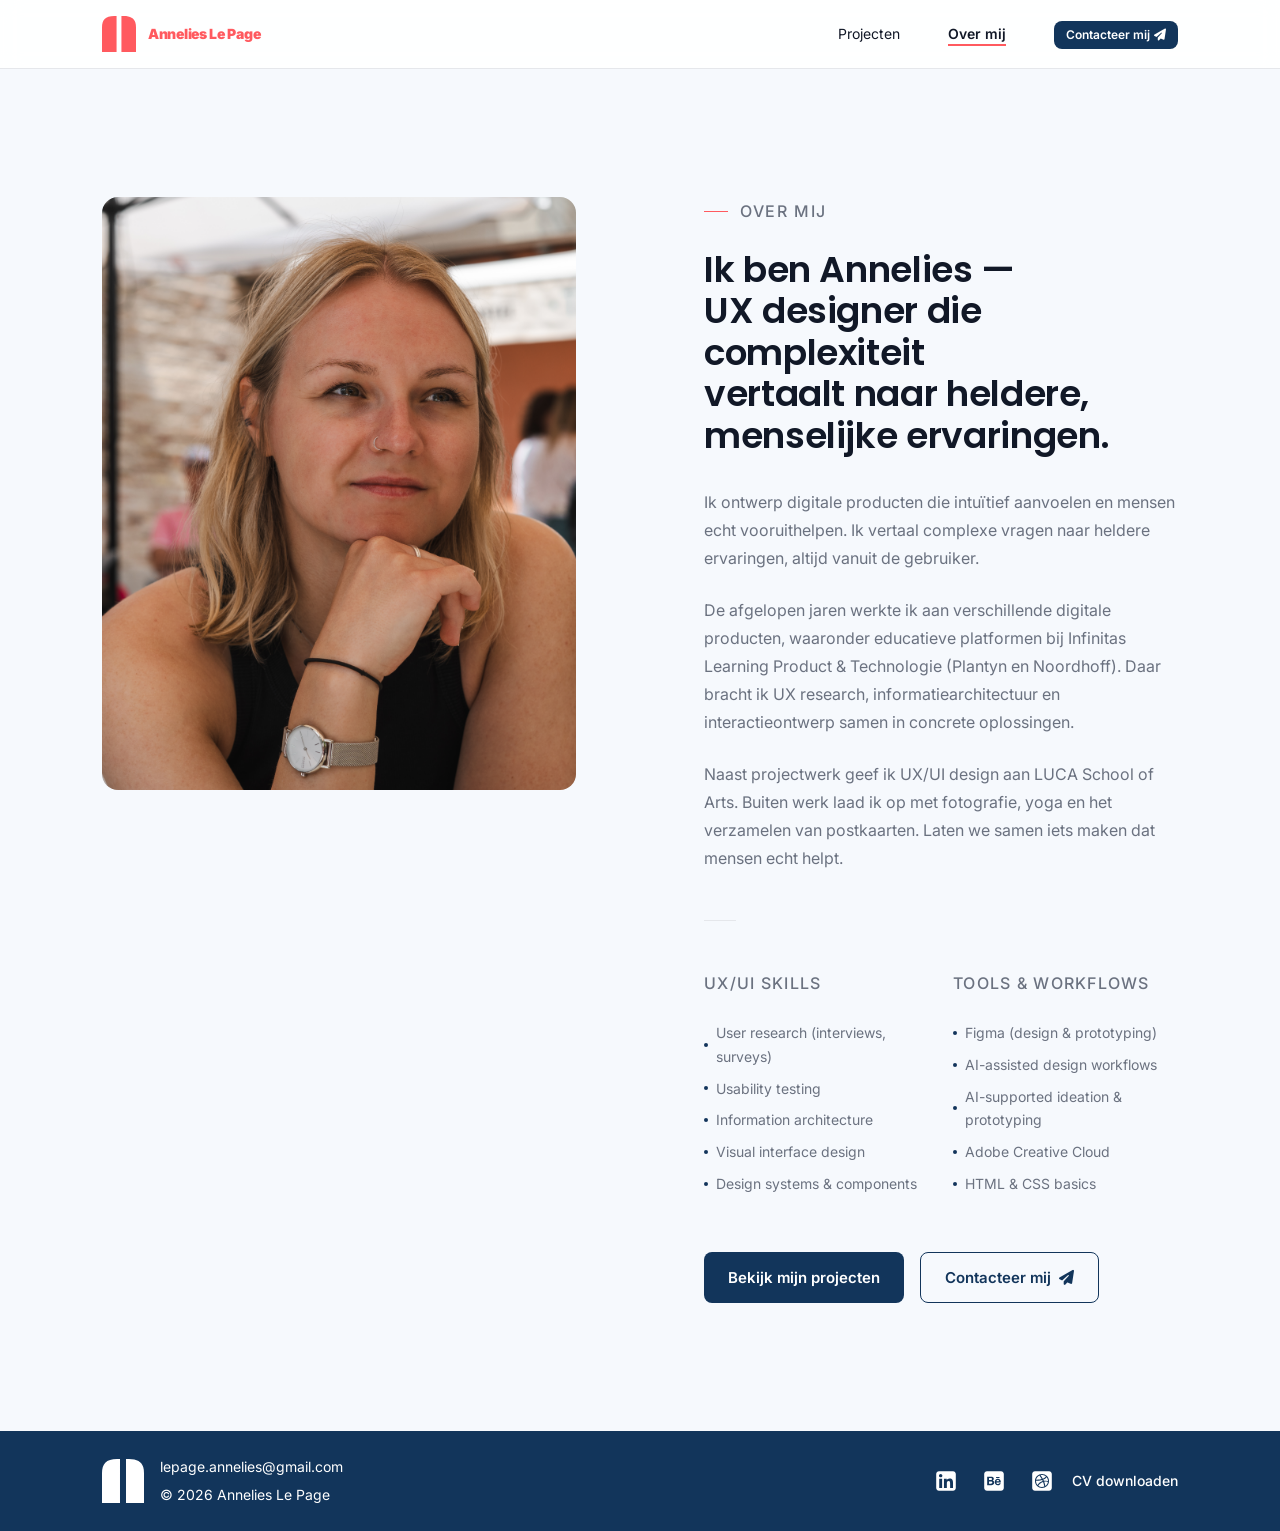
<file: about.html>
<!DOCTYPE html>
<html lang="nl">
<head>
  <meta charset="UTF-8" />
  <meta name="viewport" content="width=device-width, initial-scale=1.0" />
  <title>Over mij — Annelies Le Page</title>
  <link rel="preconnect" href="https://fonts.googleapis.com" />
  <link rel="preconnect" href="https://fonts.gstatic.com" crossorigin />
  <link href="https://fonts.googleapis.com/css2?family=Instrument+Serif:ital@0;1&family=DM+Sans:wght@300;400;500&display=swap" rel="stylesheet" />
  <link rel="icon" type="image/svg+xml" href="Assets/Logo-Annelies.svg" />
  <link rel="stylesheet" href="styles.css?v=2026-04-06-2" />
    <link rel="stylesheet" href="https://cdnjs.cloudflare.com/ajax/libs/font-awesome/6.5.1/css/all.min.css" />
</head>
<body>

  <!-- ╔══════════════════════════════════════════════════════
       COMPONENT: Navigation
       page="about"  → marks "Over mij" as active
        root="./"     → this file lives at project root
  ═══════════════════════════════════════════════════════════ -->
      <site-nav page="about" root="./"></site-nav>


  <!-- ── About ── -->
  <section class="section">
    <div class="container">
      <div class="about-grid">

        <div class="about-photo-wrap">
          <div class="about-photo">
            <img class="about-photo__image" src="Assets/ProfilePic.jpg" alt="Portret van Annelies Le Page" onerror="this.hidden=true; this.nextElementSibling.hidden=false;" />
            <span class="about-photo__placeholder" hidden>Portretfoto · 4:5</span>
          </div>
        </div>

        <div class="about-content">
          <p class="about-content__eyebrow">Over mij</p>

          <h1>
            Ik ben Annelies —<br>
            UX designer die complexiteit<br>
            vertaalt naar heldere,<br>
            menselijke ervaringen.
          </h1>

          <p>
            Ik ontwerp digitale producten die intuïtief aanvoelen en mensen echt
            vooruithelpen. Ik vertaal complexe vragen naar heldere ervaringen,
            altijd vanuit de gebruiker.
          </p>

          <p>
            De afgelopen jaren werkte ik aan verschillende digitale producten,
            waaronder educatieve platformen bij Infinitas Learning Product &amp;
            Technologie (Plantyn en Noordhoff). Daar bracht ik UX research,
            informatiearchitectuur en interactieontwerp samen in concrete
            oplossingen.
          </p>

          <p>
            Naast projectwerk geef ik UX/UI design aan LUCA School of Arts.
            Buiten werk laad ik op met fotografie, yoga en het verzamelen van
            postkaarten. Laten we samen iets maken dat mensen echt helpt.
          </p>

          <div class="about-divider"></div>

          <div class="skills-grid">
              <div class="skills-group">
                <p class="skills-group__label">UX/UI skills</p>
                <ul class="skills-group__list">
                  <li>User research (interviews, surveys)</li>
                  <li>Usability testing</li>
                  <li>Information architecture </li>
                  <li>Visual interface design</li>
                  <li>Design systems & components</li>
                </ul>
              </div>
              <div class="skills-group">
                <p class="skills-group__label">Tools & workflows</p>
                <ul class="skills-group__list">
                  <li>Figma (design & prototyping)</li>
                  <li>AI-assisted design workflows</li>
                  <li>AI-supported ideation & prototyping</li>
                  <li>Adobe Creative Cloud</li>
                  <li>HTML &amp; CSS basics</li>
                </ul>
              </div>
            </div>

          <div class="about-cta">
            <a class="btn btn--primary"   href="index.html">Bekijk mijn projecten</a>
            <a class="btn btn--secondary" href="contact.html">
              Contacteer mij <i class="fas fa-paper-plane"></i>
            </a>
          </div>
        </div>

      </div>
    </div>
  </section>


  <!-- ╔══════════════════════════════════════════════════════
       COMPONENT: Footer
        root="./"  → resolves paths from root
  ═══════════════════════════════════════════════════════════ -->
      <site-footer root="./"></site-footer>


      <script src="js/components.js?v=2026-04-06-2"></script>
</body>
</html>
</file>
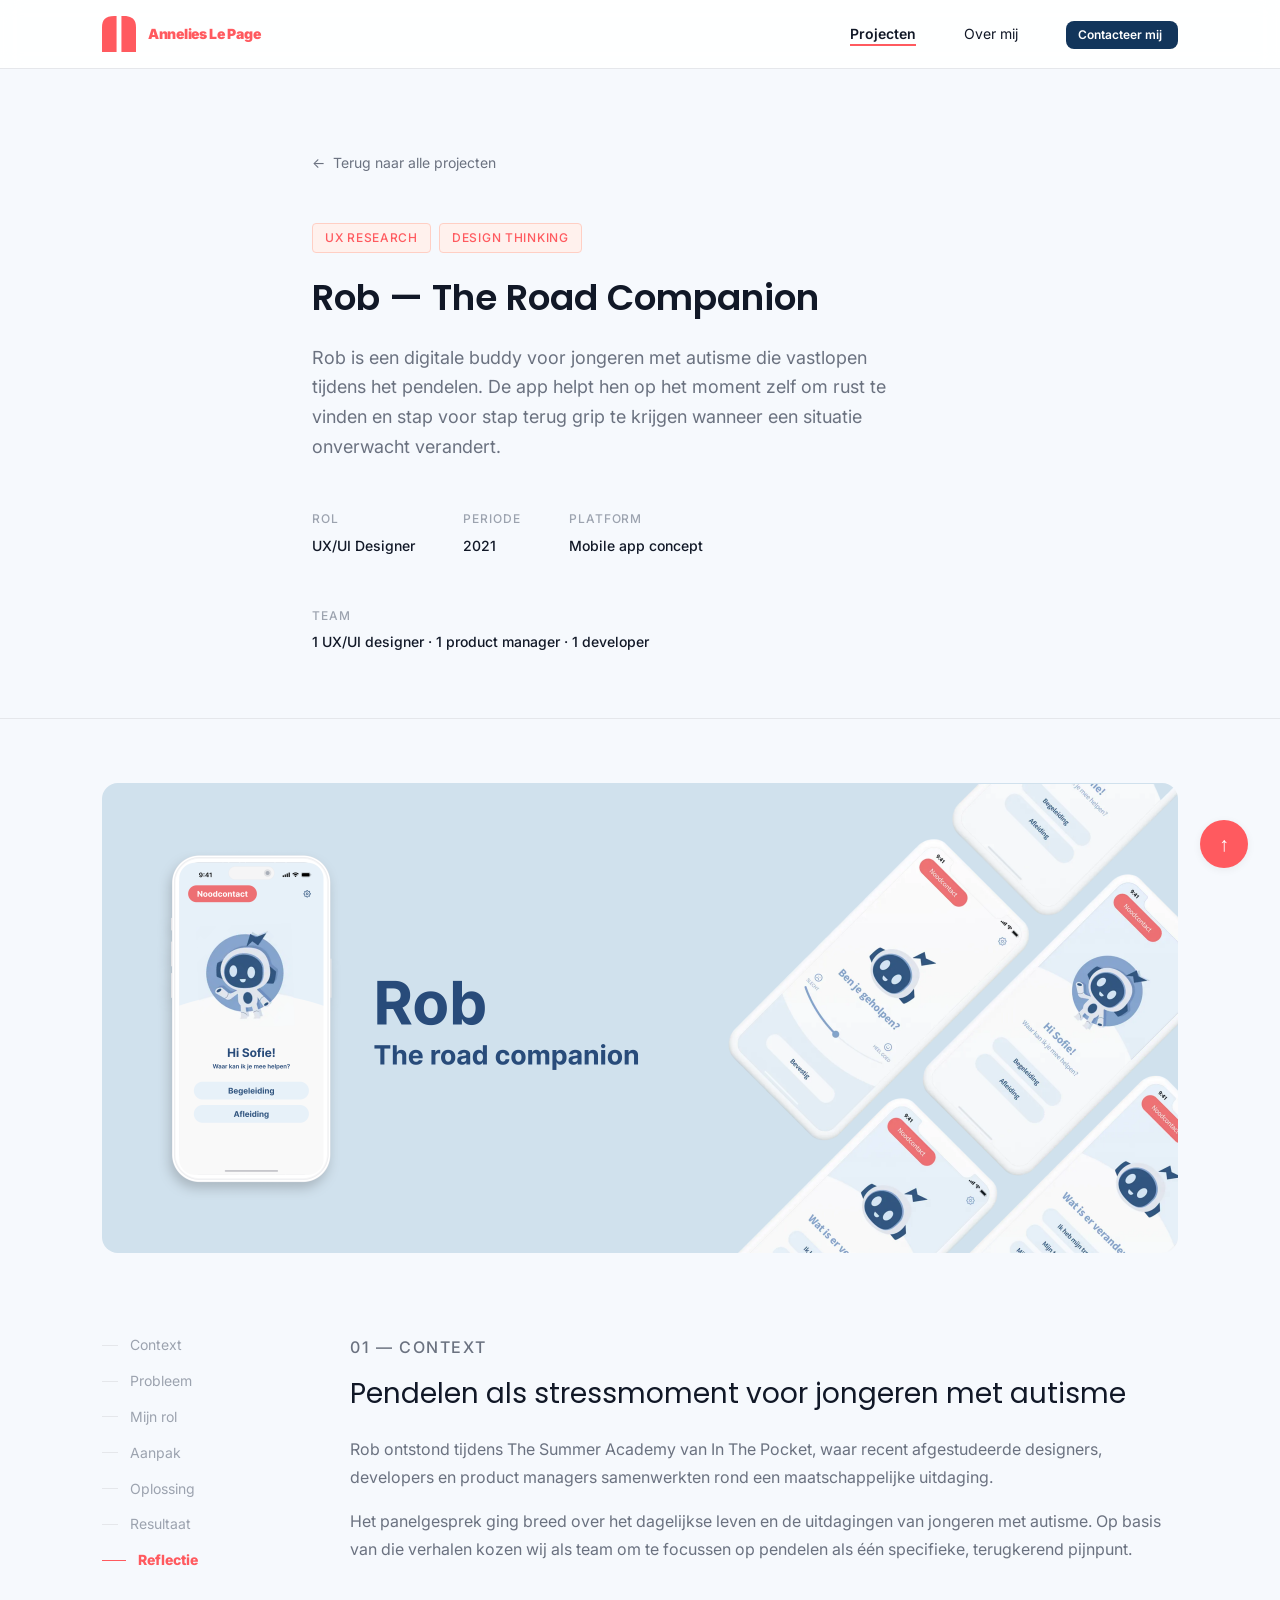
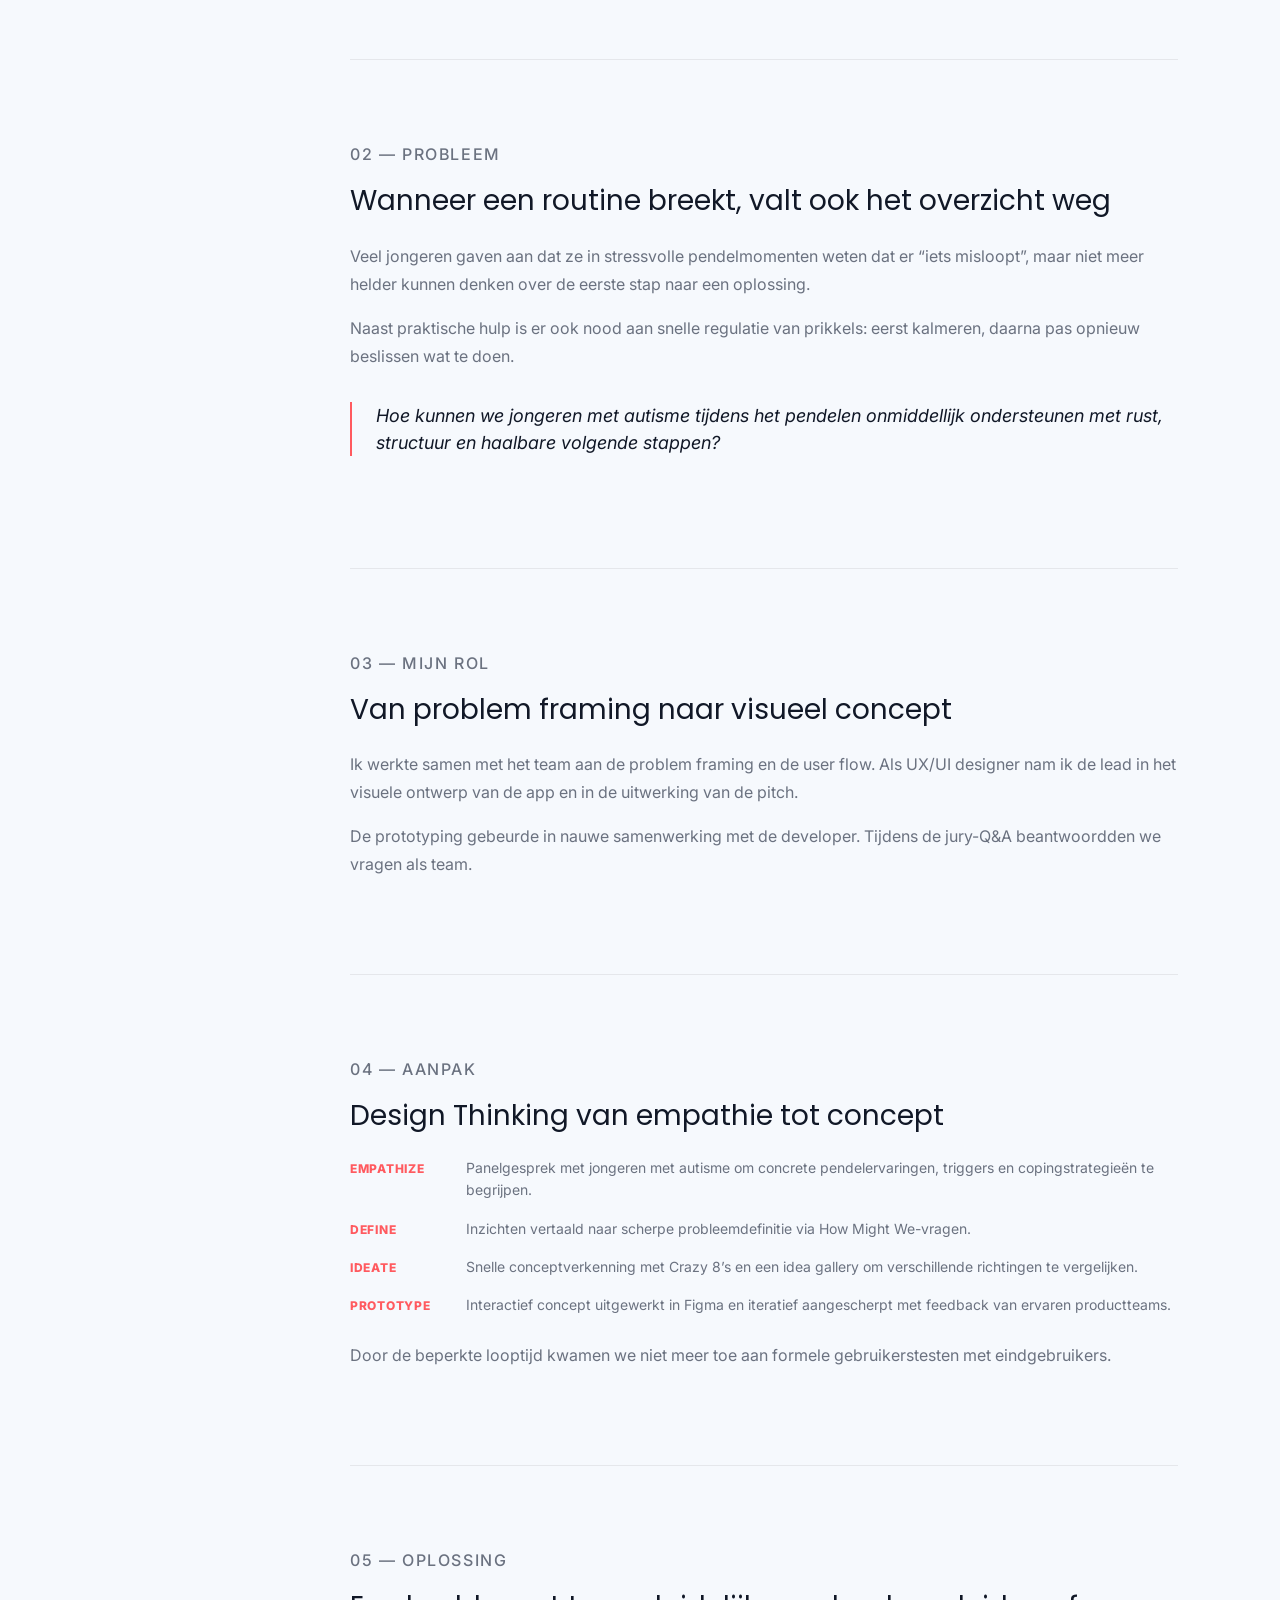
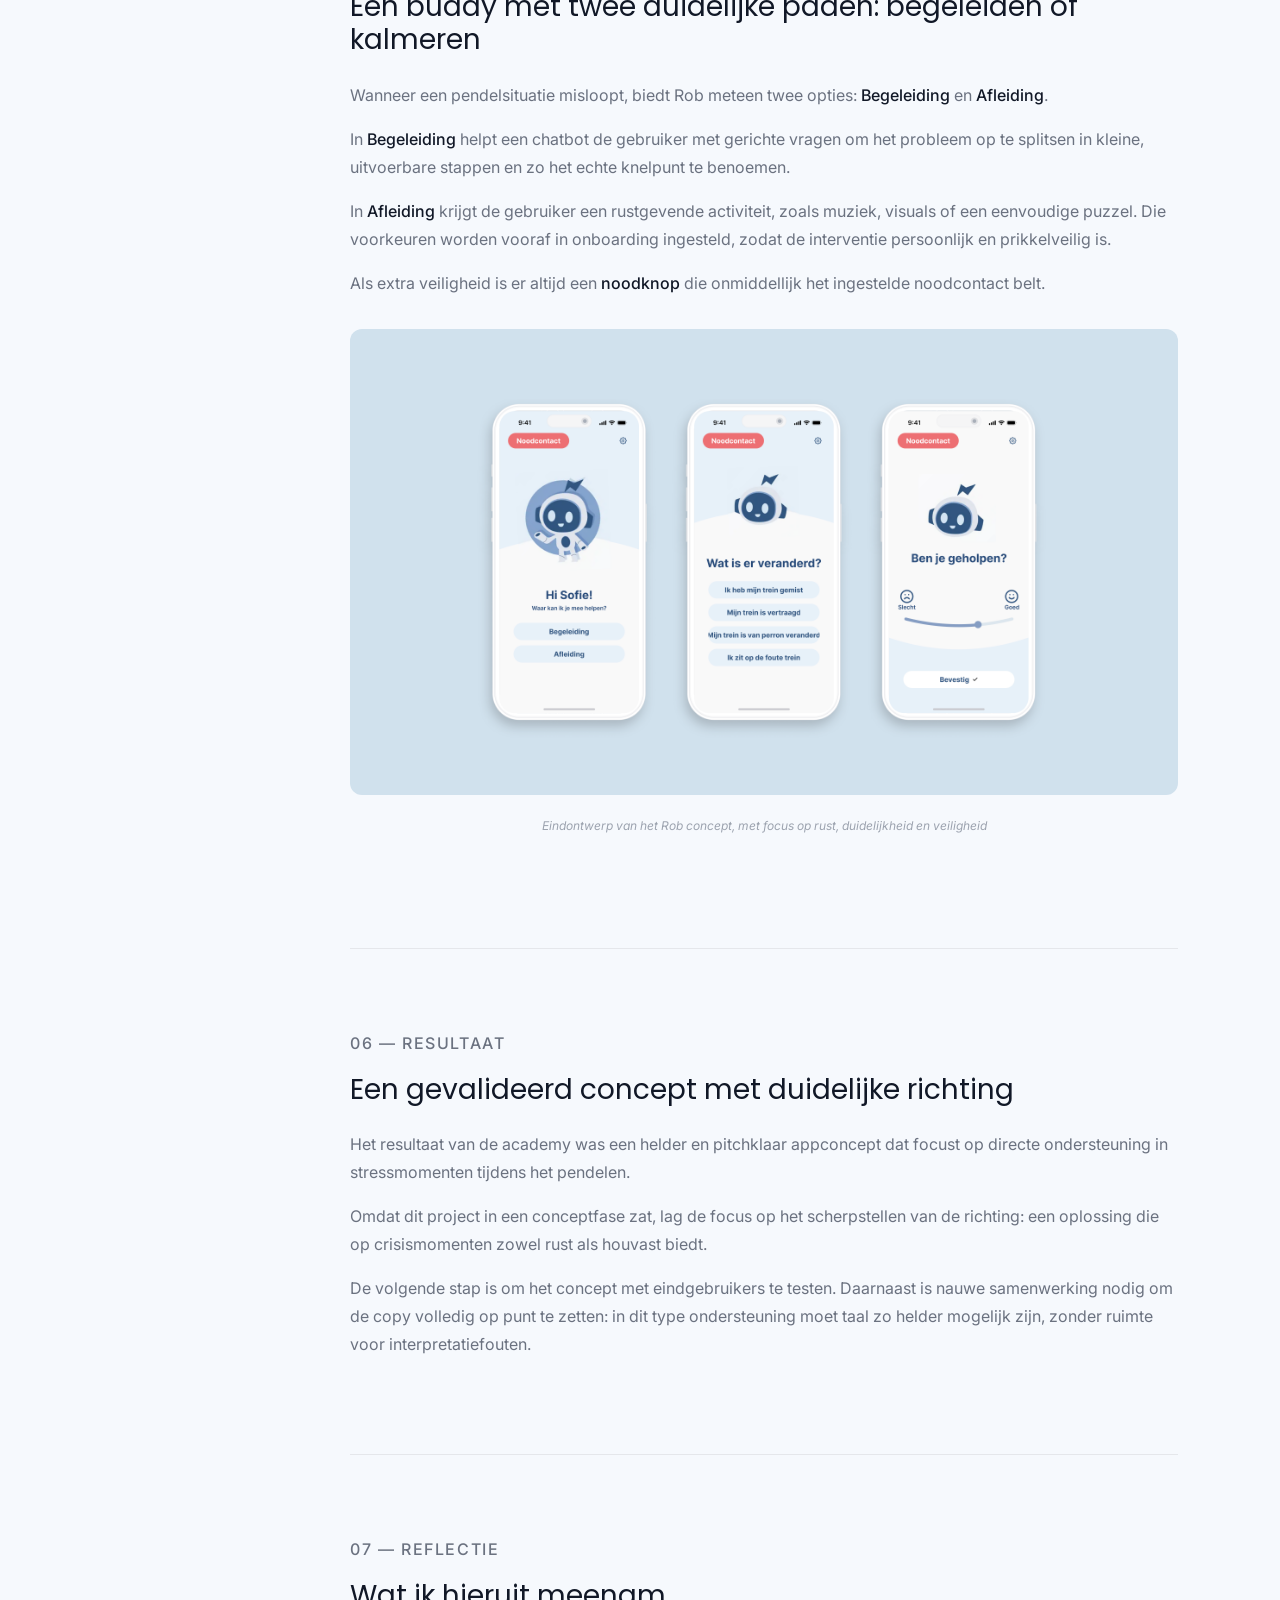
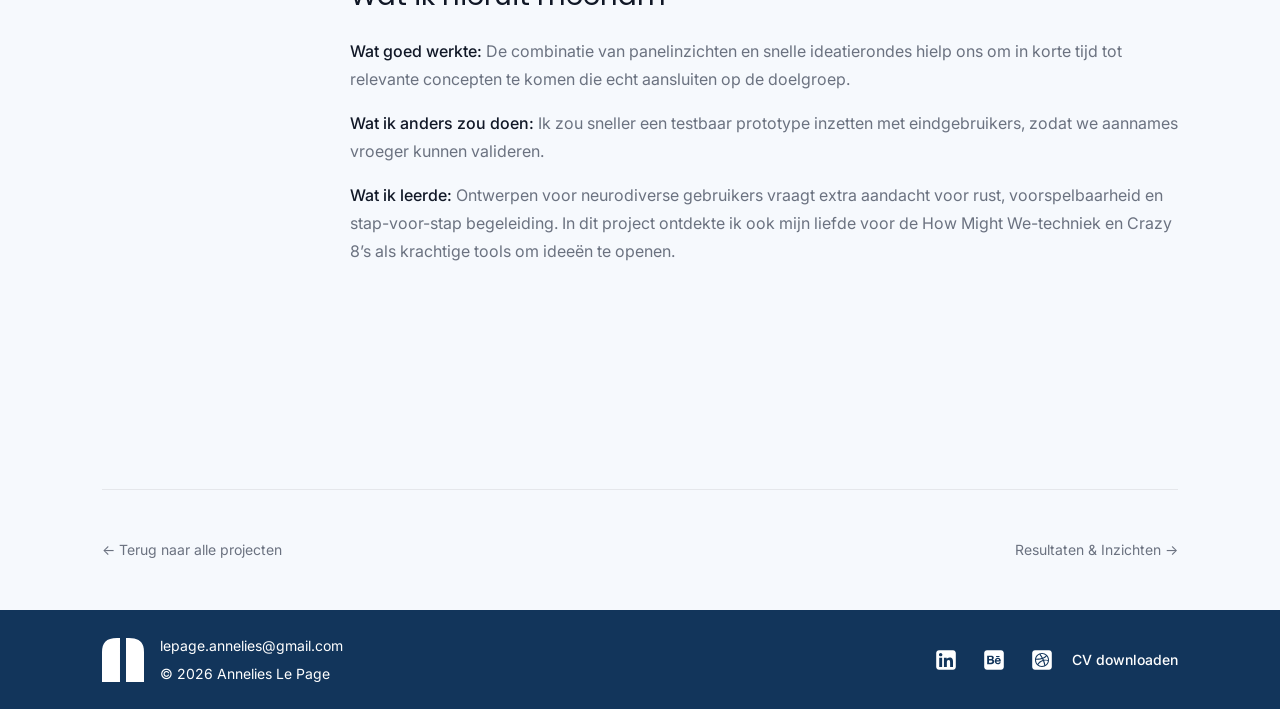
<file: case-study-Rob.html>
<!DOCTYPE html>
<html lang="nl">
<head>
  <meta charset="UTF-8" />
  <meta name="viewport" content="width=device-width, initial-scale=1.0" />
  <title>Rob — The Road Companion — Annelies Le Page</title>
  <link rel="preconnect" href="https://fonts.googleapis.com" />
  <link rel="preconnect" href="https://fonts.gstatic.com" crossorigin />
  <link href="https://fonts.googleapis.com/css2?family=Instrument+Serif:ital@0;1&family=DM+Sans:wght@300;400;500&display=swap" rel="stylesheet" />
  <link rel="icon" type="image/svg+xml" href="Assets/Logo-Annelies.svg" />
  <link rel="stylesheet" href="styles.css?v=2026-04-06-2" />
</head>
<body>
  <script src="js/auth.js?v=2026-04-06-2"></script>

  <!-- ╔══════════════════════════════════════════════════════
       COMPONENT: Navigation
       page="home"  → marks "Projecten" as active
        root="./"    → this file lives at project root
  ═══════════════════════════════════════════════════════════ -->
      <site-nav page="home" root="./"></site-nav>


  <!-- ── Case study header ── -->
  <div class="case-hero">
    <div class="container--narrow">
      <a class="case-hero__back" href="index.html">Terug naar alle projecten</a>

      <div class="case-hero__tags">
        <span class="tag">UX Research</span>
        <span class="tag">Design Thinking</span>
      </div>

      <h1 class="case-hero__title">
        Rob — The Road Companion
      </h1>

      <p class="case-hero__lead">
        Rob is een digitale buddy voor jongeren met autisme die vastlopen tijdens het pendelen.
  De app helpt hen op het moment zelf om rust te vinden en stap voor stap terug grip te krijgen
  wanneer een situatie onverwacht verandert.
      </p>

      <div class="case-meta">
        <div class="case-meta__item">
          <span class="case-meta__label">Rol</span>
          <span class="case-meta__value">UX/UI Designer</span>
        </div>
        <div class="case-meta__item">
          <span class="case-meta__label">Periode</span>
          <span class="case-meta__value">2021</span>
        </div>
        <div class="case-meta__item">
          <span class="case-meta__label">Platform</span>
          <span class="case-meta__value">Mobile app concept</span>
        </div>
        <div class="case-meta__item">
          <span class="case-meta__label">Team</span>
          <span class="case-meta__value">1 UX/UI designer · 1 product manager · 1 developer</span>
        </div>
      </div>
    </div>
  </div>

  <!-- ── Cover image ── -->
  <div class="container">
    <div class="case-cover">
      <img class="case-cover__image" src="Assets/Rob/Rob - Case study hero.png" alt="Rob case study cover" onerror="this.hidden=true; this.nextElementSibling.hidden=false;" />
      <div class="case-cover__placeholder" hidden>Cover afbeelding · 16:7 · Projectschermen</div>
    </div>
  </div>

  <!-- ── Body: sidebar + content ── -->
  <div class="container">
    <div class="case-body">

      <aside class="case-sidebar">
        <ul class="case-sidebar__nav">
          <li><a href="#context">Context</a></li>
          <li><a href="#probleem">Probleem</a></li>
          <li><a href="#rol">Mijn rol</a></li>
          <li><a href="#aanpak">Aanpak</a></li>
          <li><a href="#oplossing">Oplossing</a></li>
          <li><a href="#resultaat">Resultaat</a></li>
          <li><a href="#reflectie">Reflectie</a></li>
        </ul>
      </aside>

      <div class="case-content">

        <section id="context">
          <p class="case-section__label">01 — Context</p>
          <h2 class="case-section__title">Pendelen als stressmoment voor jongeren met autisme</h2>
          <p>
    Rob ontstond tijdens The Summer Academy van In The Pocket, waar recent afgestudeerde
    designers, developers en product managers samenwerkten rond een maatschappelijke uitdaging.
  </p>
  <p>
    Het panelgesprek ging breed over het dagelijkse leven en de uitdagingen van jongeren met autisme.
  Op basis van die verhalen kozen wij als team om te focussen op pendelen als één specifieke,
  terugkerend pijnpunt.
  </p>
        </section>

        <section id="probleem">
          <p class="case-section__label">02 — Probleem</p>
          <h2 class="case-section__title">Wanneer een routine breekt, valt ook het overzicht weg</h2>
          <p>
    Veel jongeren gaven aan dat ze in stressvolle pendelmomenten weten dat er “iets misloopt”,
    maar niet meer helder kunnen denken over de eerste stap naar een oplossing.
  </p>
  <p>
    Naast praktische hulp is er ook nood aan snelle regulatie van prikkels: eerst kalmeren,
    daarna pas opnieuw beslissen wat te doen.
  </p>
  <blockquote class="case-question">
    Hoe kunnen we jongeren met autisme tijdens het pendelen onmiddellijk ondersteunen met
    rust, structuur en haalbare volgende stappen?
  </blockquote>
        </section>

        <section id="rol">
          <p class="case-section__label">03 — Mijn rol</p>
          <h2 class="case-section__title">Van problem framing naar visueel concept</h2>
          <p>
    Ik werkte samen met het team aan de problem framing en de user flow. Als UX/UI designer
    nam ik de lead in het visuele ontwerp van de app en in de uitwerking van de pitch.
  </p>
  <p>
    De prototyping gebeurde in nauwe samenwerking met de developer. Tijdens de jury-Q&A
    beantwoordden we vragen als team.
  </p>
        </section>

        <section id="aanpak">
  <p class="case-section__label">04 — Aanpak</p>
  <h2 class="case-section__title">Design Thinking van empathie tot concept</h2>
  <ul class="approach-list">
    <li>
      <span class="approach-list__method">Empathize</span>
      <span class="approach-list__insight">
        Panelgesprek met jongeren met autisme om concrete pendelervaringen, triggers
        en copingstrategieën te begrijpen.
      </span>
    </li>
    <li>
      <span class="approach-list__method">Define</span>
      <span class="approach-list__insight">
        Inzichten vertaald naar scherpe probleemdefinitie via How Might We-vragen.
      </span>
    </li>
    <li>
      <span class="approach-list__method">Ideate</span>
      <span class="approach-list__insight">
        Snelle conceptverkenning met Crazy 8’s en een idea gallery om verschillende
        richtingen te vergelijken.
      </span>
    </li>
    <li>
      <span class="approach-list__method">Prototype</span>
      <span class="approach-list__insight">
        Interactief concept uitgewerkt in Figma en iteratief aangescherpt met feedback
        van ervaren productteams.
      </span>
    </li>
  </ul>
  <p>
    Door de beperkte looptijd kwamen we niet meer toe aan formele gebruikerstesten
    met eindgebruikers.
  </p>
</section>

        <section id="oplossing">
          <p class="case-section__label">05 — Oplossing</p>
          <h2 class="case-section__title">Een buddy met twee duidelijke paden: begeleiden of kalmeren</h2>
          <p>
    Wanneer een pendelsituatie misloopt, biedt Rob meteen twee opties: <strong>Begeleiding</strong>
    en <strong>Afleiding</strong>.
  </p>
  <p>
    In <strong>Begeleiding</strong> helpt een chatbot de gebruiker met gerichte vragen om het
    probleem op te splitsen in kleine, uitvoerbare stappen en zo het echte knelpunt te benoemen.
  </p>
  <p>
    In <strong>Afleiding</strong> krijgt de gebruiker een rustgevende activiteit, zoals muziek,
    visuals of een eenvoudige puzzel. Die voorkeuren worden vooraf in onboarding ingesteld, zodat
    de interventie persoonlijk en prikkelveilig is.
  </p>
  <p>
    Als extra veiligheid is er altijd een <strong>noodknop</strong> die onmiddellijk het ingestelde
    noodcontact belt.
  </p>
          <div class="case-image-frame">
            <img class="case-image-frame__image" src="Assets/Rob/Rob - Case study inline image.png" alt="Eindontwerp van het Rob project" onerror="this.hidden=true; this.nextElementSibling.hidden=false;" />
            <div class="case-image-placeholder case-image-placeholder--green" hidden>
              Eindontwerp · 3 schermen
            </div>
          </div>
          <p class="case-image-caption">
            Eindontwerp van het Rob concept, met focus op rust, duidelijkheid en veiligheid
          </p>
        </section>

        <section id="resultaat">
          <p class="case-section__label">06 — Resultaat</p>
  <h2 class="case-section__title">Een gevalideerd concept met duidelijke richting</h2>
  <p>
    Het resultaat van de academy was een helder en pitchklaar appconcept dat focust op
    directe ondersteuning in stressmomenten tijdens het pendelen.
  </p>
  <p>
    Omdat dit project in een conceptfase zat, lag de focus op het scherpstellen van de richting:
  een oplossing die op crisismomenten zowel rust als houvast biedt.
  </p>
  <p>
    De volgende stap is om het concept met eindgebruikers te testen. Daarnaast is nauwe samenwerking
  nodig om de copy volledig op punt te zetten: in dit type ondersteuning moet taal zo helder mogelijk
  zijn, zonder ruimte voor interpretatiefouten.
  </p>
        </section>

        <section id="reflectie">
          <p class="case-section__label">07 — Reflectie</p>
  <h2 class="case-section__title">Wat ik hieruit meenam</h2>
  <p>
    <strong>Wat goed werkte:</strong> De combinatie van panelinzichten en snelle ideatierondes
    hielp ons om in korte tijd tot relevante concepten te komen die echt aansluiten op de doelgroep.
  </p>
  <p>
    <strong>Wat ik anders zou doen:</strong> Ik zou sneller een testbaar prototype inzetten met
    eindgebruikers, zodat we aannames vroeger kunnen valideren.
  </p>
  <p>
    <strong>Wat ik leerde:</strong> Ontwerpen voor neurodiverse gebruikers vraagt extra aandacht
    voor rust, voorspelbaarheid en stap-voor-stap begeleiding. In dit project ontdekte ik ook mijn
    liefde voor de How Might We-techniek en Crazy 8’s als krachtige tools om ideeën te openen.
  </p>
        </section>

      </div><!-- /case-content -->
    </div><!-- /case-body -->

    <div class="case-nav-footer">
      <a href="index.html">← Terug naar alle projecten</a>
      <a href="case-study-Results&Insights.html" data-slug="case-study-Results&Insights" class="case-nav-next">Resultaten & Inzichten →</a>
    </div>

  </div><!-- /container -->


  <!-- ╔══════════════════════════════════════════════════════
       COMPONENT: Footer
        root="./"  → resolves paths from root
  ═══════════════════════════════════════════════════════════ -->
      <site-footer root="./"></site-footer>


      <script src="js/components.js?v=2026-04-06-2"></script>
      <script src="js/modal.js?v=2026-04-06-2"></script>
      <script>
        const { isAuthenticated, requiresPassword } = window.portfolioAuth;

        const nextLink = document.querySelector('.case-nav-next');

        if (nextLink) {
          nextLink.addEventListener('click', (e) => {
            const slug = nextLink.dataset.slug;

            if (!requiresPassword(slug) || isAuthenticated()) {
              return;
            }

            e.preventDefault();
            const destinationHref = nextLink.getAttribute('href');
            window.showPasswordModal(() => {
              window.location.href = destinationHref;
            });
          });
        }
      </script>
      <button id="scroll-to-top" class="scroll-to-top" data-tooltip="Back to top" aria-label="Terug naar boven" hidden>
        <span aria-hidden="true">↑</span>
      </button>
      <script>
        const scrollBtn = document.getElementById('scroll-to-top');
        window.addEventListener('scroll', () => {
          scrollBtn.hidden = window.scrollY < 300;
        });
        scrollBtn.addEventListener('click', () => {
          window.scrollTo({ top: 0, behavior: 'smooth' });
        });
      </script>
      <script>
        (function () {
          const navLinks = document.querySelectorAll('.case-sidebar__nav a');
          const sections = document.querySelectorAll('.case-content section[id]');
          if (!navLinks.length || !sections.length) return;

          const observer = new IntersectionObserver((entries) => {
            entries.forEach((entry) => {
              if (entry.isIntersecting) {
                navLinks.forEach((link) => link.classList.remove('active'));
                const active = document.querySelector(
                  `.case-sidebar__nav a[href="#${entry.target.id}"]`
                );
                if (active) active.classList.add('active');
              }
            });
          }, { rootMargin: '-20% 0px -70% 0px', threshold: 0 });

          sections.forEach((s) => observer.observe(s));
        })();
      </script>
</body>
</html>
</file>
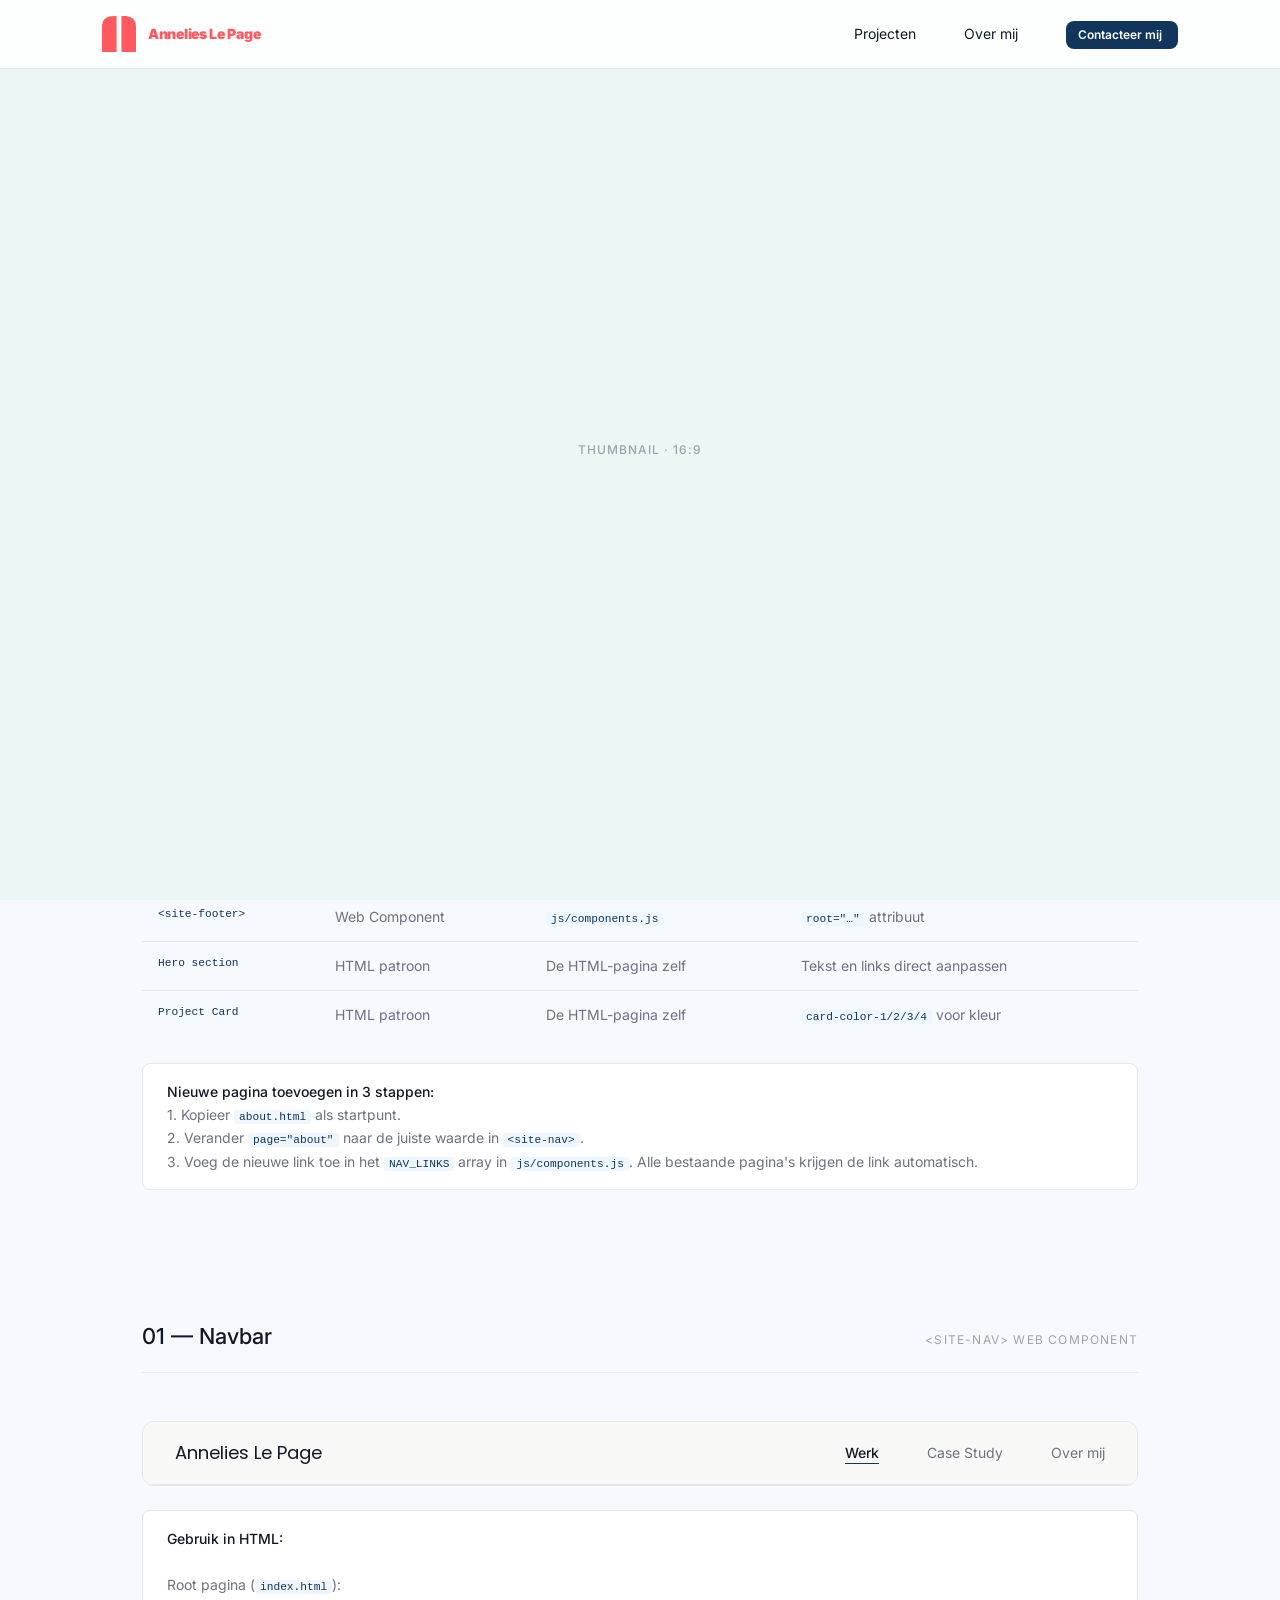
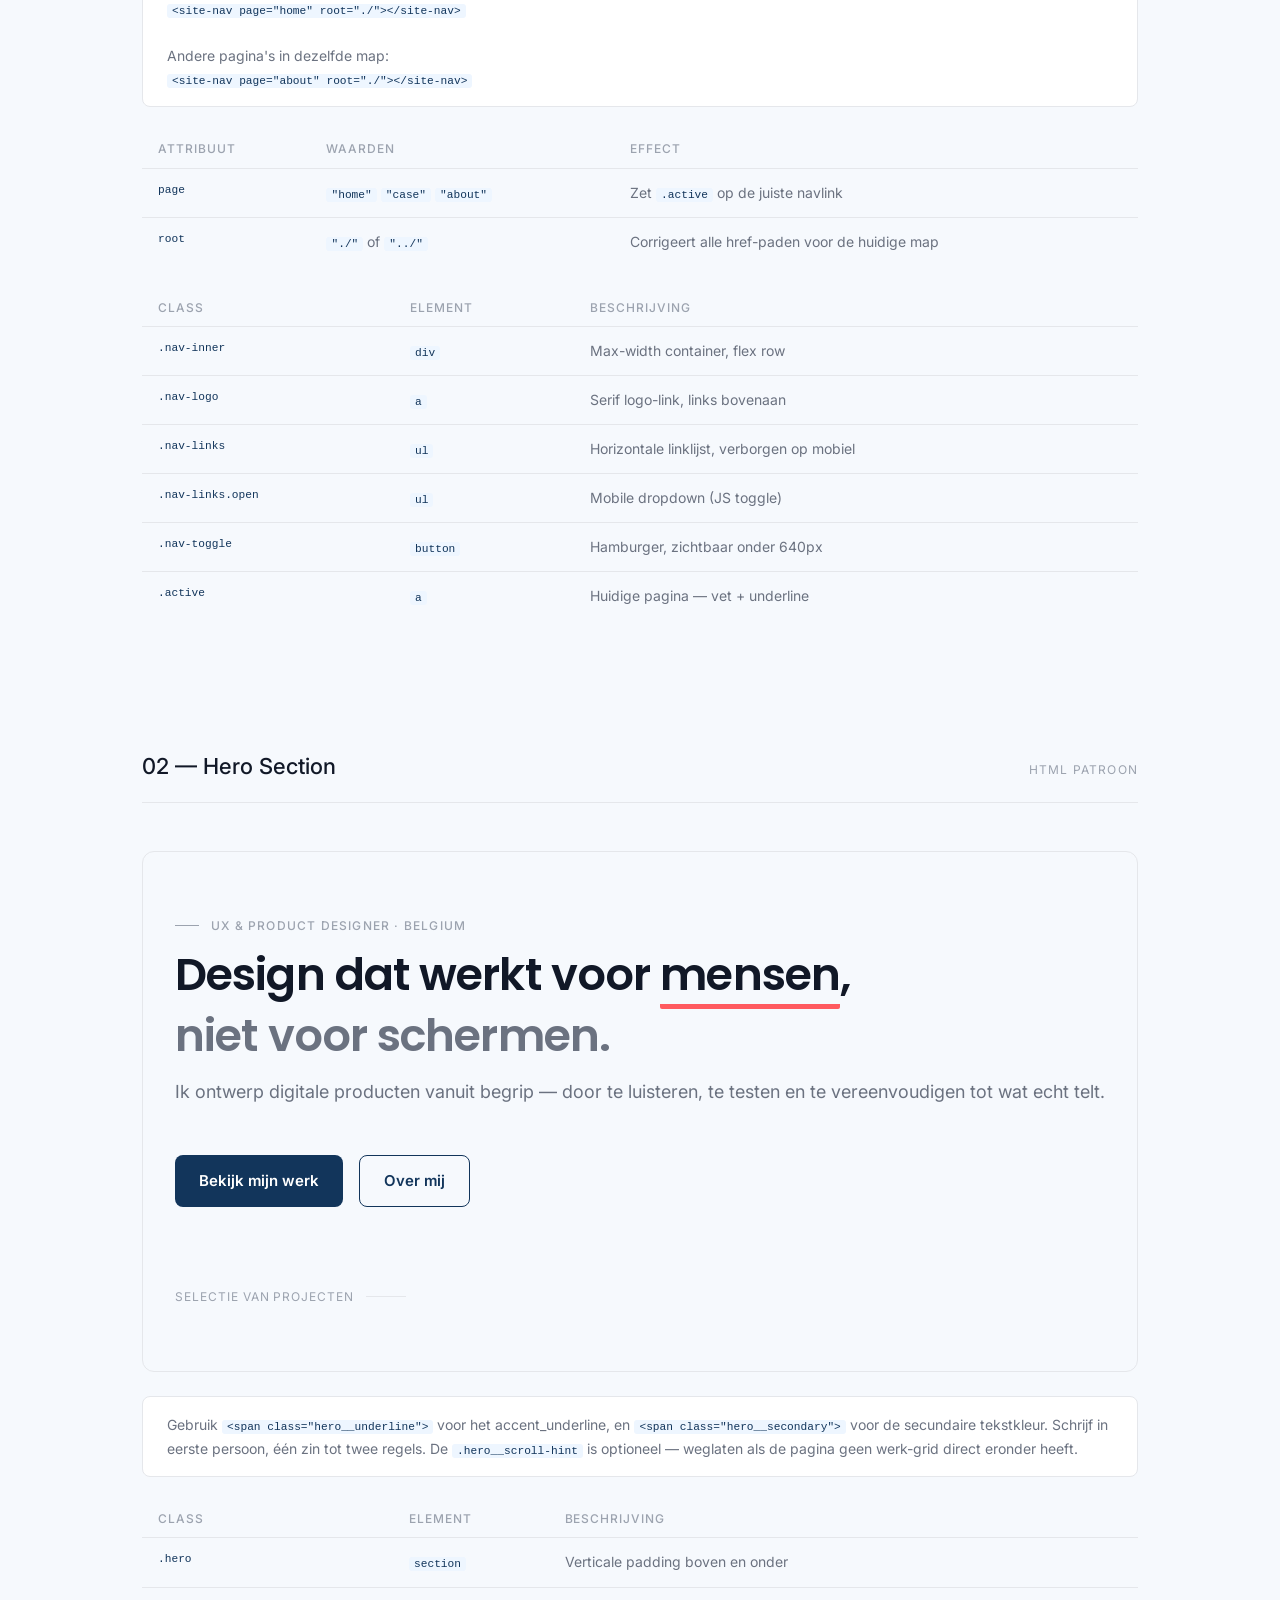
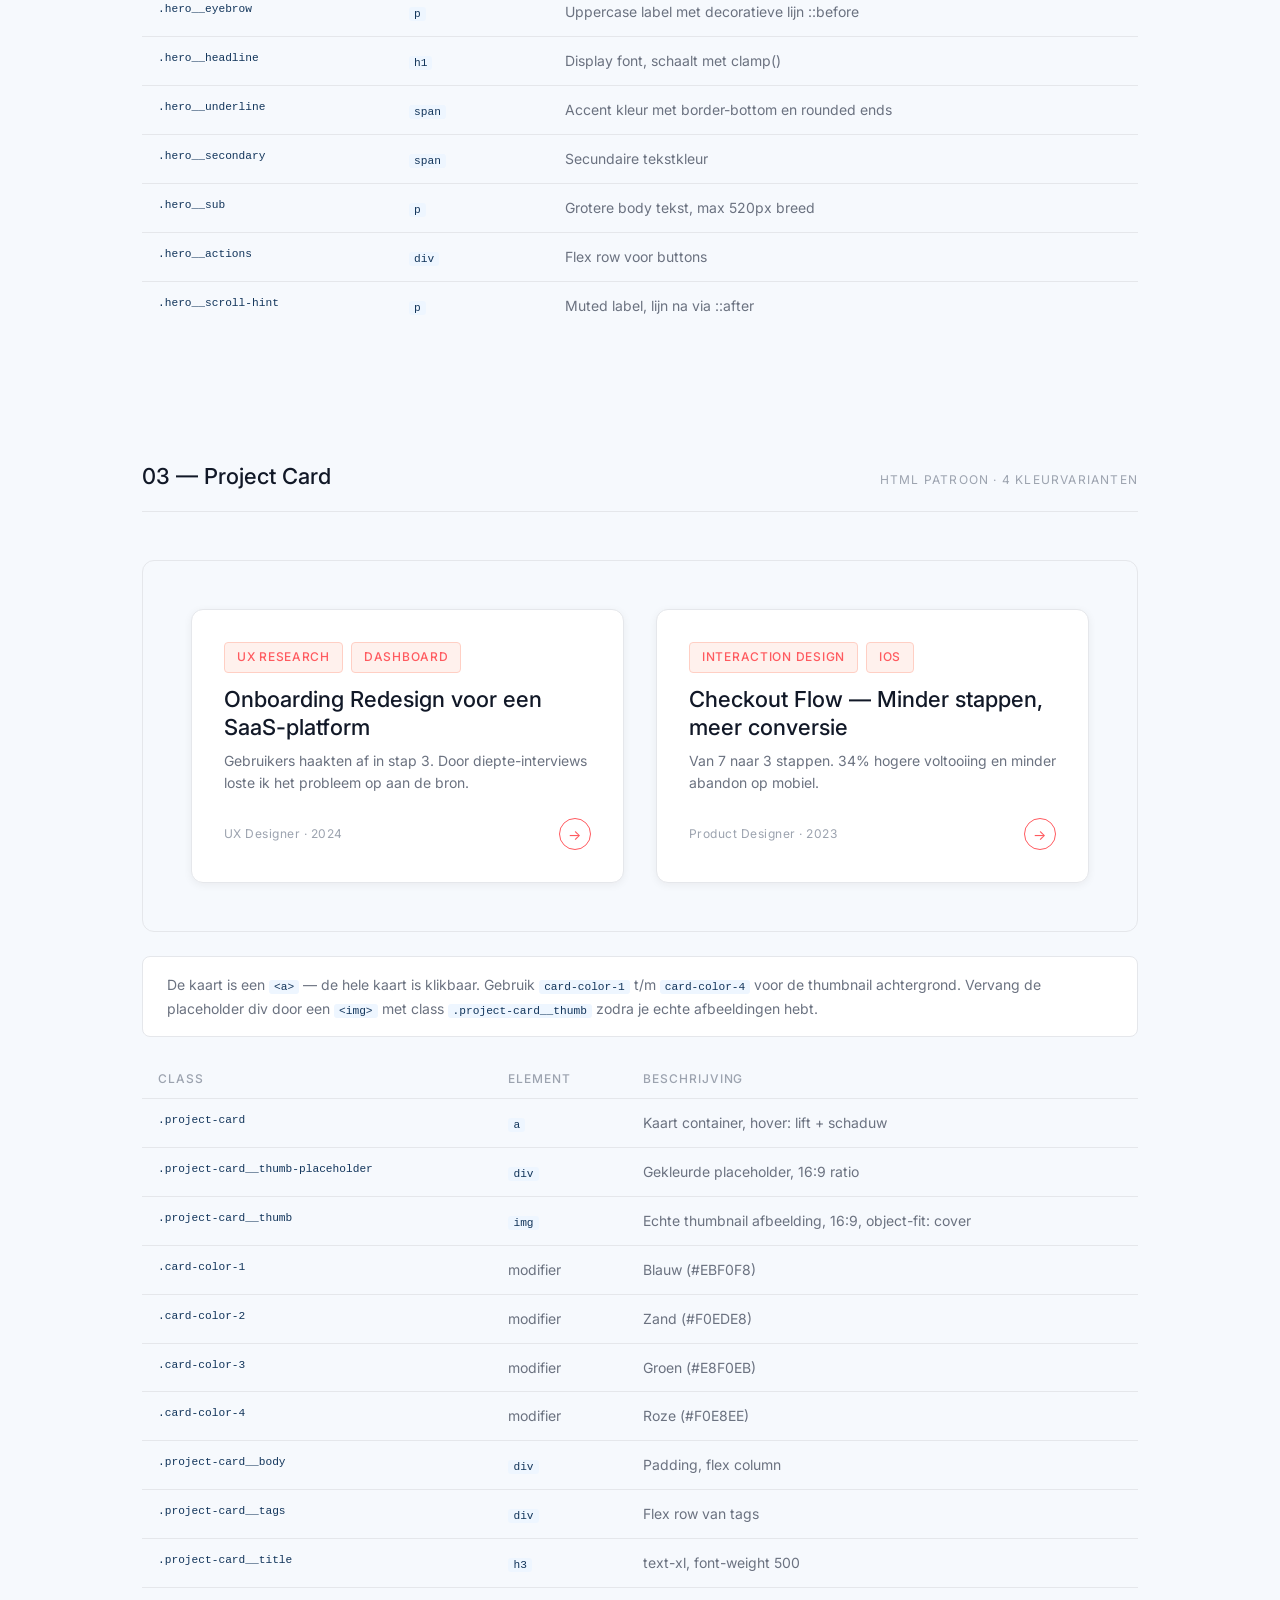
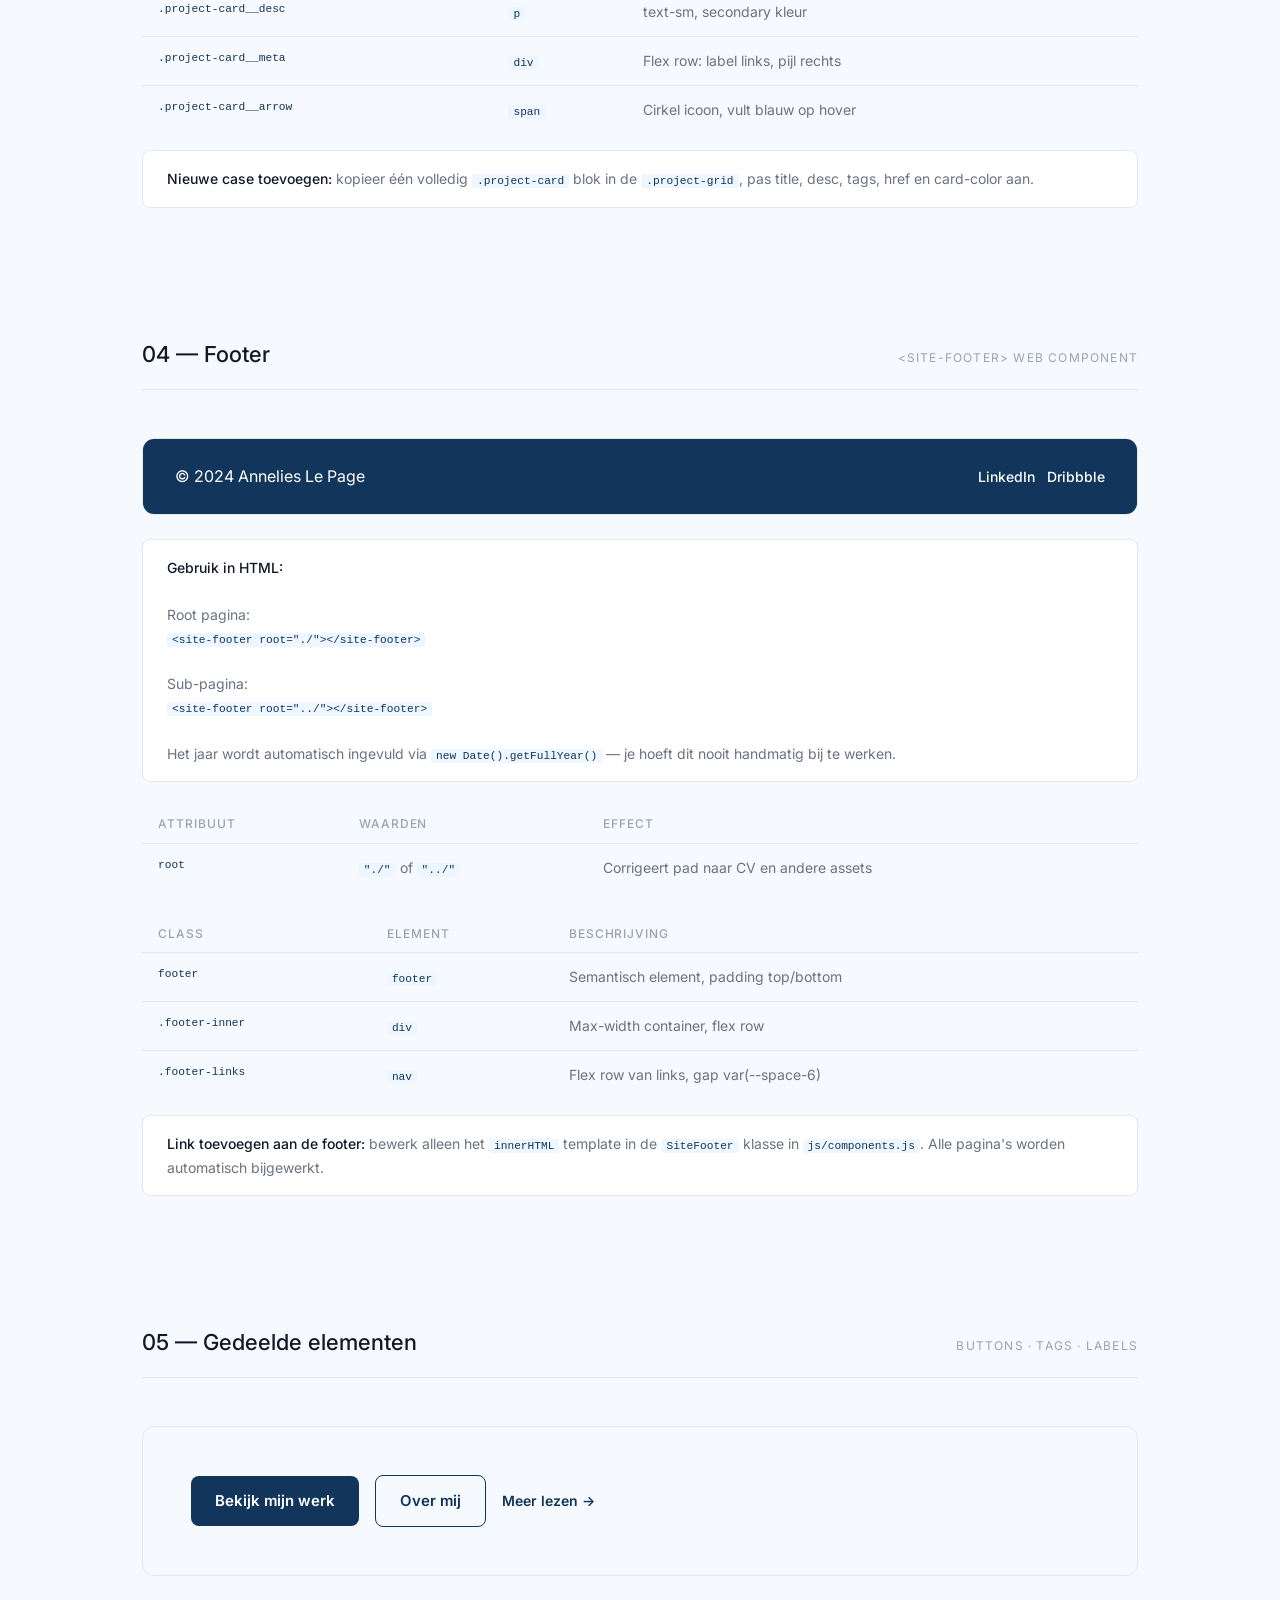
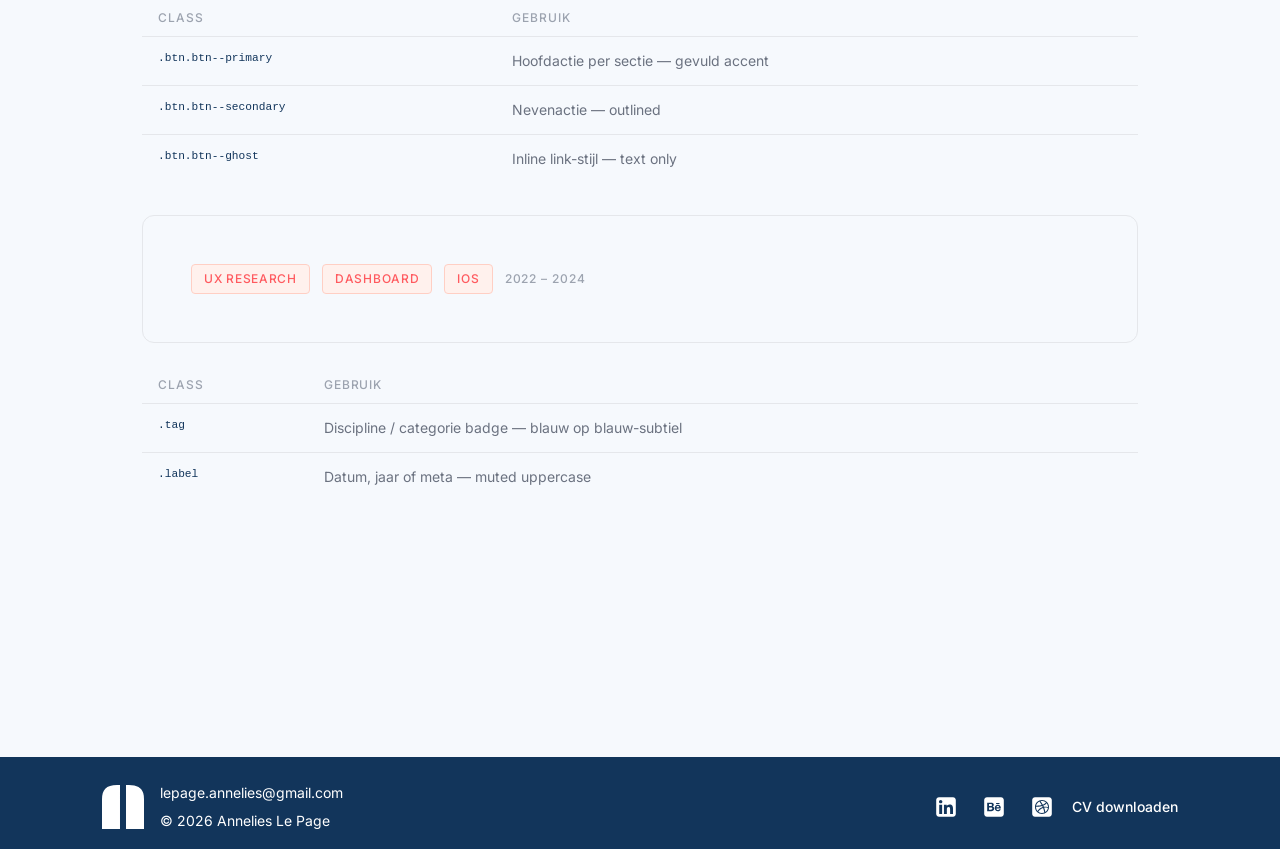
<file: components.html>
<!DOCTYPE html>
<html lang="nl">
<head>
  <meta charset="UTF-8" />
  <meta name="viewport" content="width=device-width, initial-scale=1.0" />
  <title>Component Reference — Portfolio</title>
  <link rel="preconnect" href="https://fonts.googleapis.com" />
  <link rel="preconnect" href="https://fonts.gstatic.com" crossorigin />
  <link href="https://fonts.googleapis.com/css2?family=Instrument+Serif:ital@0;1&family=DM+Sans:wght@300;400;500&display=swap" rel="stylesheet" />
  <link rel="icon" type="image/svg+xml" href="Assets/Logo-Annelies.svg" />
  <link rel="stylesheet" href="styles.css?v=2026-04-06-2" />
  <style>
    /* ── Reference page styles — scoped, not part of styles.css ── */
    .ref-page      { max-width: 1060px; margin: 0 auto; padding: 0 var(--space-6) var(--space-16); }

    .ref-header    { padding: var(--space-12) 0 var(--space-8); border-bottom: 1px solid var(--color-border); margin-bottom: var(--space-12); }
    .ref-header h1 { font-family: var(--font-display); font-size: var(--text-3xl); font-weight: 400; margin-bottom: var(--space-3); }
    .ref-header p  { color: var(--color-text-secondary); max-width: 560px; }

    .ref-toc       { display: flex; flex-wrap: wrap; gap: var(--space-3); margin-top: var(--space-6); }
    .ref-toc a     { font-size: var(--text-sm); color: var(--color-accent); border: 1px solid var(--color-accent-subtle); background: var(--color-accent-subtle); padding: 4px 12px; border-radius: var(--radius-full); transition: background var(--transition-fast); }
    .ref-toc a:hover { background: var(--color-accent); color: #fff; }

    .ref-section   { margin-bottom: var(--space-16); }
    .ref-section-header { display: flex; align-items: baseline; justify-content: space-between; border-bottom: 1px solid var(--color-border); padding-bottom: var(--space-4); margin-bottom: var(--space-8); }
    .ref-section-header h2 { font-size: var(--text-xl); font-weight: 500; }
    .ref-id        { font-size: var(--text-xs); letter-spacing: 0.1em; text-transform: uppercase; color: var(--color-text-muted); }

    .ref-preview   { background: var(--color-bg); border: 1px solid var(--color-border); border-radius: var(--radius-lg); padding: var(--space-8); margin-bottom: var(--space-5); overflow: hidden; }
    .ref-preview--flush { padding: 0; }
    .ref-preview--dark  { background: #1A1917; }

    .ref-note      { background: var(--color-surface); border: 1px solid var(--color-border); border-radius: var(--radius-md); padding: var(--space-4) var(--space-5); font-size: var(--text-sm); color: var(--color-text-secondary); line-height: 1.65; }
    .ref-note + .ref-note { margin-top: var(--space-3); }
    .ref-note strong { color: var(--color-text-primary); font-weight: 500; }
    code { font-family: "SF Mono","Fira Code",monospace; font-size: 0.8em; background: var(--color-accent-subtle); color: var(--color-accent); padding: 1px 5px; border-radius: 3px; white-space: nowrap; }

    .ref-class-table { width: 100%; border-collapse: collapse; font-size: var(--text-sm); margin-top: var(--space-5); }
    .ref-class-table th { text-align: left; font-size: var(--text-xs); letter-spacing: 0.08em; text-transform: uppercase; color: var(--color-text-muted); font-weight: 500; padding: var(--space-2) var(--space-4); border-bottom: 1px solid var(--color-border); }
    .ref-class-table td { padding: var(--space-3) var(--space-4); border-bottom: 1px solid var(--color-border); color: var(--color-text-secondary); vertical-align: top; }
    .ref-class-table td:first-child { color: var(--color-accent); font-family: "SF Mono","Fira Code",monospace; font-size: 0.8em; white-space: nowrap; background: none; }
    .ref-class-table tr:last-child td { border-bottom: none; }

    .ref-row       { display: flex; gap: var(--space-4); flex-wrap: wrap; align-items: flex-start; }
    .ref-col-2     { flex: 1; min-width: 240px; }
  </style>
</head>
<body>

  <site-nav page="" root="./"></site-nav>

  <div class="ref-page">

    <!-- ── Header ── -->
    <div class="ref-header">
      <h1>Component Reference</h1>
      <p>
        Alle herbruikbare componenten voor het portfolio — met live preview,
        klasse-overzicht en gebruiksinstructies. Geen component heeft inline styles.
        Alles staat in <code>styles.css</code>.
      </p>

      <nav class="ref-toc" aria-label="Naar sectie">
        <a href="#reuse">Hergebruik</a>
        <a href="#nav">Navbar</a>
        <a href="#hero">Hero</a>
        <a href="#card">Project Card</a>
        <a href="#footer">Footer</a>
        <a href="#shared">Gedeeld</a>
      </nav>
    </div>


    <!-- ════════════════════════════════════════════════════
         HOW TO REUSE
    ═════════════════════════════════════════════════════ -->
    <div class="ref-section" id="reuse">
      <div class="ref-section-header">
        <h2>Hoe hergebruik je componenten?</h2>
        <span class="ref-id">Strategie</span>
      </div>

      <div class="ref-note">
        <strong>Navbar &amp; Footer zijn Web Components.</strong>
        Ze leven in <code>js/components.js</code> als <code>&lt;site-nav&gt;</code>
        en <code>&lt;site-footer&gt;</code>. Je schrijft ze één keer op elke pagina
        als één HTML-regel. Wil je de tekst in alle footers aanpassen? Dan
        bewerk je alleen <code>js/components.js</code> — niet elke pagina apart.
      </div>

      <div class="ref-note" style="margin-top: var(--space-3);">
        <strong>Hero en Project Card zijn HTML-patronen.</strong>
        Ze hebben geen JS nodig. Kopieer het HTML-blok, pas de content aan,
        klassen zijn altijd hetzelfde. Voeg een nieuwe case toe? Kopieer één
        <code>.project-card</code> blok en vul in.
      </div>

      <table class="ref-class-table" style="margin-top: var(--space-6);">
        <thead>
          <tr>
            <th>Component</th>
            <th>Techniek</th>
            <th>Bewerk je hier</th>
            <th>Aanpassen per pagina via</th>
          </tr>
        </thead>
        <tbody>
          <tr>
            <td>&lt;site-nav&gt;</td>
            <td>Web Component</td>
            <td><code>js/components.js</code></td>
            <td><code>page="…"</code> attribuut</td>
          </tr>
          <tr>
            <td>&lt;site-footer&gt;</td>
            <td>Web Component</td>
            <td><code>js/components.js</code></td>
            <td><code>root="…"</code> attribuut</td>
          </tr>
          <tr>
            <td>Hero section</td>
            <td>HTML patroon</td>
            <td>De HTML-pagina zelf</td>
            <td>Tekst en links direct aanpassen</td>
          </tr>
          <tr>
            <td>Project Card</td>
            <td>HTML patroon</td>
            <td>De HTML-pagina zelf</td>
            <td><code>card-color-1/2/3/4</code> voor kleur</td>
          </tr>
        </tbody>
      </table>

      <div class="ref-note" style="margin-top: var(--space-5);">
        <strong>Nieuwe pagina toevoegen in 3 stappen:</strong><br>
        1. Kopieer <code>about.html</code> als startpunt.<br>
        2. Verander <code>page="about"</code> naar de juiste waarde in <code>&lt;site-nav&gt;</code>.<br>
        3. Voeg de nieuwe link toe in het <code>NAV_LINKS</code> array in <code>js/components.js</code>.
        Alle bestaande pagina's krijgen de link automatisch.
      </div>
    </div>


    <!-- ════════════════════════════════════════════════════
         COMPONENT 1: NAVBAR
    ═════════════════════════════════════════════════════ -->
    <div class="ref-section" id="nav">
      <div class="ref-section-header">
        <h2>01 — Navbar</h2>
        <span class="ref-id">&lt;site-nav&gt; Web Component</span>
      </div>

      <!-- Live preview -->
      <div class="ref-preview ref-preview--flush">
        <div style="background: rgba(249,248,246,0.95); border-bottom: 1px solid var(--color-border);">
          <div style="max-width: 100%; padding: var(--space-4) var(--space-6); display: flex; align-items: center; justify-content: space-between;">
            <span style="font-family: var(--font-display); font-size: var(--text-lg);">Annelies Le Page</span>
            <ul style="display: flex; gap: var(--space-8); list-style: none;">
              <li><span style="font-size: var(--text-sm); color: var(--color-text-primary); font-weight: 500; border-bottom: 1px solid var(--color-accent); padding-bottom: 2px;">Werk</span></li>
              <li><span style="font-size: var(--text-sm); color: var(--color-text-secondary);">Case Study</span></li>
              <li><span style="font-size: var(--text-sm); color: var(--color-text-secondary);">Over mij</span></li>
            </ul>
          </div>
        </div>
      </div>

      <!-- Usage -->
      <div class="ref-note">
        <strong>Gebruik in HTML:</strong><br><br>
        Root pagina (<code>index.html</code>):<br>
        <code>&lt;site-nav page="home" root="./"&gt;&lt;/site-nav&gt;</code><br><br>
        Andere pagina's in dezelfde map:<br>
        <code>&lt;site-nav page="about" root="./"&gt;&lt;/site-nav&gt;</code>
      </div>

      <table class="ref-class-table">
        <thead>
          <tr><th>Attribuut</th><th>Waarden</th><th>Effect</th></tr>
        </thead>
        <tbody>
          <tr>
            <td>page</td>
            <td><code>"home"</code> <code>"case"</code> <code>"about"</code></td>
            <td>Zet <code>.active</code> op de juiste navlink</td>
          </tr>
          <tr>
            <td>root</td>
            <td><code>"./"</code> of <code>"../"</code></td>
            <td>Corrigeert alle href-paden voor de huidige map</td>
          </tr>
        </tbody>
      </table>

      <table class="ref-class-table">
        <thead>
          <tr><th>Class</th><th>Element</th><th>Beschrijving</th></tr>
        </thead>
        <tbody>
          <tr><td>.nav-inner</td><td><code>div</code></td><td>Max-width container, flex row</td></tr>
          <tr><td>.nav-logo</td><td><code>a</code></td><td>Serif logo-link, links bovenaan</td></tr>
          <tr><td>.nav-links</td><td><code>ul</code></td><td>Horizontale linklijst, verborgen op mobiel</td></tr>
          <tr><td>.nav-links.open</td><td><code>ul</code></td><td>Mobile dropdown (JS toggle)</td></tr>
          <tr><td>.nav-toggle</td><td><code>button</code></td><td>Hamburger, zichtbaar onder 640px</td></tr>
          <tr><td>.active</td><td><code>a</code></td><td>Huidige pagina — vet + underline</td></tr>
        </tbody>
      </table>
    </div>


    <!-- ════════════════════════════════════════════════════
         COMPONENT 2: HERO
    ═════════════════════════════════════════════════════ -->
    <div class="ref-section" id="hero">
      <div class="ref-section-header">
        <h2>02 — Hero Section</h2>
        <span class="ref-id">HTML patroon</span>
      </div>

      <div class="ref-preview ref-preview--flush">
        <section class="hero" style="padding-top: var(--space-10); padding-bottom: var(--space-10);">
          <div class="container">
            <p class="hero__eyebrow">UX &amp; Product Designer · Belgium</p>
            <h1 class="hero__headline">
              Design dat werkt voor <span class="hero__underline">mensen</span>,<br>
              <span class="hero__secondary">niet voor schermen.</span>
            </h1>
            <p class="hero__sub">
              Ik ontwerp digitale producten vanuit begrip — door te luisteren,
              te testen en te vereenvoudigen tot wat echt telt.
            </p>
            <div class="hero__actions">
              <a class="btn btn--primary"   href="#work">Bekijk mijn werk</a>
              <a class="btn btn--secondary" href="#">Over mij</a>
            </div>
            <p class="hero__scroll-hint">Selectie van projecten</p>
          </div>
        </section>
      </div>

      <div class="ref-note">
        Gebruik <code>&lt;span class="hero__underline"&gt;</code> voor het accent_underline,
        en <code>&lt;span class="hero__secondary"&gt;</code> voor de secundaire tekstkleur.
        Schrijf in eerste persoon, één zin tot twee regels. De
        <code>.hero__scroll-hint</code> is optioneel — weglaten als de
        pagina geen werk-grid direct eronder heeft.
      </div>

      <table class="ref-class-table">
        <thead>
          <tr><th>Class</th><th>Element</th><th>Beschrijving</th></tr>
        </thead>
        <tbody>
          <tr><td>.hero</td><td><code>section</code></td><td>Verticale padding boven en onder</td></tr>
          <tr><td>.hero__eyebrow</td><td><code>p</code></td><td>Uppercase label met decoratieve lijn ::before</td></tr>
          <tr><td>.hero__headline</td><td><code>h1</code></td><td>Display font, schaalt met clamp()</td></tr>
          <tr><td>.hero__underline</td><td><code>span</code></td><td>Accent kleur met border-bottom en rounded ends</td></tr>
          <tr><td>.hero__secondary</td><td><code>span</code></td><td>Secundaire tekstkleur</td></tr>
          <tr><td>.hero__sub</td><td><code>p</code></td><td>Grotere body tekst, max 520px breed</td></tr>
          <tr><td>.hero__actions</td><td><code>div</code></td><td>Flex row voor buttons</td></tr>
          <tr><td>.hero__scroll-hint</td><td><code>p</code></td><td>Muted label, lijn na via ::after</td></tr>
        </tbody>
      </table>
    </div>


    <!-- ════════════════════════════════════════════════════
         COMPONENT 3: PROJECT CARD
    ═════════════════════════════════════════════════════ -->
    <div class="ref-section" id="card">
      <div class="ref-section-header">
        <h2>03 — Project Card</h2>
        <span class="ref-id">HTML patroon · 4 kleurvarianten</span>
      </div>

      <div class="ref-preview">
        <div class="project-grid">

          <a class="project-card" href="#">
            <div class="project-card__thumb-placeholder card-color-1">Thumbnail · 16:9</div>
            <div class="project-card__body">
              <div class="project-card__tags">
                <span class="tag">UX Research</span>
                <span class="tag">Dashboard</span>
              </div>
              <h3 class="project-card__title">Onboarding Redesign voor een SaaS-platform</h3>
              <p class="project-card__desc">
                Gebruikers haakten af in stap 3. Door diepte-interviews loste ik het
                probleem op aan de bron.
              </p>
              <div class="project-card__meta">
                <span>UX Designer · 2024</span>
                <span class="project-card__arrow" aria-hidden="true">→</span>
              </div>
            </div>
          </a>

          <a class="project-card" href="#">
            <div class="project-card__thumb-placeholder card-color-2">Thumbnail · 16:9</div>
            <div class="project-card__body">
              <div class="project-card__tags">
                <span class="tag">Interaction Design</span>
                <span class="tag">iOS</span>
              </div>
              <h3 class="project-card__title">Checkout Flow — Minder stappen, meer conversie</h3>
              <p class="project-card__desc">
                Van 7 naar 3 stappen. 34% hogere voltooiing en minder abandon op mobiel.
              </p>
              <div class="project-card__meta">
                <span>Product Designer · 2023</span>
                <span class="project-card__arrow" aria-hidden="true">→</span>
              </div>
            </div>
          </a>

        </div>
      </div>

      <div class="ref-note">
        De kaart is een <code>&lt;a&gt;</code> — de hele kaart is klikbaar.
        Gebruik <code>card-color-1</code> t/m <code>card-color-4</code> voor de
        thumbnail achtergrond. Vervang de placeholder div door een <code>&lt;img&gt;</code>
        met class <code>.project-card__thumb</code> zodra je echte afbeeldingen hebt.
      </div>

      <table class="ref-class-table">
        <thead>
          <tr><th>Class</th><th>Element</th><th>Beschrijving</th></tr>
        </thead>
        <tbody>
          <tr><td>.project-card</td><td><code>a</code></td><td>Kaart container, hover: lift + schaduw</td></tr>
          <tr><td>.project-card__thumb-placeholder</td><td><code>div</code></td><td>Gekleurde placeholder, 16:9 ratio</td></tr>
          <tr><td>.project-card__thumb</td><td><code>img</code></td><td>Echte thumbnail afbeelding, 16:9, object-fit: cover</td></tr>
          <tr><td>.card-color-1</td><td>modifier</td><td>Blauw (#EBF0F8)</td></tr>
          <tr><td>.card-color-2</td><td>modifier</td><td>Zand (#F0EDE8)</td></tr>
          <tr><td>.card-color-3</td><td>modifier</td><td>Groen (#E8F0EB)</td></tr>
          <tr><td>.card-color-4</td><td>modifier</td><td>Roze (#F0E8EE)</td></tr>
          <tr><td>.project-card__body</td><td><code>div</code></td><td>Padding, flex column</td></tr>
          <tr><td>.project-card__tags</td><td><code>div</code></td><td>Flex row van tags</td></tr>
          <tr><td>.project-card__title</td><td><code>h3</code></td><td>text-xl, font-weight 500</td></tr>
          <tr><td>.project-card__desc</td><td><code>p</code></td><td>text-sm, secondary kleur</td></tr>
          <tr><td>.project-card__meta</td><td><code>div</code></td><td>Flex row: label links, pijl rechts</td></tr>
          <tr><td>.project-card__arrow</td><td><code>span</code></td><td>Cirkel icoon, vult blauw op hover</td></tr>
        </tbody>
      </table>

      <div class="ref-note" style="margin-top: var(--space-4);">
        <strong>Nieuwe case toevoegen:</strong> kopieer één volledig
        <code>.project-card</code> blok in de <code>.project-grid</code>, pas
        title, desc, tags, href en card-color aan.
      </div>
    </div>


    <!-- ════════════════════════════════════════════════════
         COMPONENT 4: FOOTER
    ═════════════════════════════════════════════════════ -->
    <div class="ref-section" id="footer">
      <div class="ref-section-header">
        <h2>04 — Footer</h2>
        <span class="ref-id">&lt;site-footer&gt; Web Component</span>
      </div>

      <div class="ref-preview ref-preview--flush">
        <footer>
          <div class="footer-inner">
            <span>© 2024 Annelies Le Page</span>
            <nav class="footer-links">
              <a href="#">LinkedIn</a>
              <a href="#">Dribbble</a>
            </nav>
          </div>
        </footer>
      </div>

      <div class="ref-note">
        <strong>Gebruik in HTML:</strong><br><br>
        Root pagina:<br>
        <code>&lt;site-footer root="./"&gt;&lt;/site-footer&gt;</code><br><br>
        Sub-pagina:<br>
        <code>&lt;site-footer root="../"&gt;&lt;/site-footer&gt;</code><br><br>
        Het jaar wordt automatisch ingevuld via <code>new Date().getFullYear()</code> —
        je hoeft dit nooit handmatig bij te werken.
      </div>

      <table class="ref-class-table">
        <thead>
          <tr><th>Attribuut</th><th>Waarden</th><th>Effect</th></tr>
        </thead>
        <tbody>
          <tr>
            <td>root</td>
            <td><code>"./"</code> of <code>"../"</code></td>
            <td>Corrigeert pad naar CV en andere assets</td>
          </tr>
        </tbody>
      </table>

      <table class="ref-class-table">
        <thead>
          <tr><th>Class</th><th>Element</th><th>Beschrijving</th></tr>
        </thead>
        <tbody>
          <tr><td>footer</td><td><code>footer</code></td><td>Semantisch element, padding top/bottom</td></tr>
          <tr><td>.footer-inner</td><td><code>div</code></td><td>Max-width container, flex row</td></tr>
          <tr><td>.footer-links</td><td><code>nav</code></td><td>Flex row van links, gap var(--space-6)</td></tr>
        </tbody>
      </table>

      <div class="ref-note" style="margin-top: var(--space-4);">
        <strong>Link toevoegen aan de footer:</strong> bewerk alleen het
        <code>innerHTML</code> template in de <code>SiteFooter</code> klasse
        in <code>js/components.js</code>. Alle pagina's worden automatisch bijgewerkt.
      </div>
    </div>


    <!-- ════════════════════════════════════════════════════
         SHARED: BUTTONS, TAGS, LABELS
    ═════════════════════════════════════════════════════ -->
    <div class="ref-section" id="shared">
      <div class="ref-section-header">
        <h2>05 — Gedeelde elementen</h2>
        <span class="ref-id">Buttons · Tags · Labels</span>
      </div>

      <!-- Buttons -->
      <div class="ref-preview">
        <div style="display: flex; flex-wrap: wrap; gap: var(--space-4); align-items: center;">
          <a class="btn btn--primary">Bekijk mijn werk</a>
          <a class="btn btn--secondary">Over mij</a>
          <a class="btn btn--ghost">Meer lezen →</a>
        </div>
      </div>

      <table class="ref-class-table" style="margin-bottom: var(--space-6);">
        <thead><tr><th>Class</th><th>Gebruik</th></tr></thead>
        <tbody>
          <tr><td>.btn.btn--primary</td><td>Hoofdactie per sectie — gevuld accent</td></tr>
          <tr><td>.btn.btn--secondary</td><td>Nevenactie — outlined</td></tr>
          <tr><td>.btn.btn--ghost</td><td>Inline link-stijl — text only</td></tr>
        </tbody>
      </table>

      <!-- Tags & Labels -->
      <div class="ref-preview">
        <div style="display: flex; flex-wrap: wrap; gap: var(--space-3); align-items: center;">
          <span class="tag">UX Research</span>
          <span class="tag">Dashboard</span>
          <span class="tag">iOS</span>
          <span class="label">2022 – 2024</span>
        </div>
      </div>

      <table class="ref-class-table">
        <thead><tr><th>Class</th><th>Gebruik</th></tr></thead>
        <tbody>
          <tr><td>.tag</td><td>Discipline / categorie badge — blauw op blauw-subtiel</td></tr>
          <tr><td>.label</td><td>Datum, jaar of meta — muted uppercase</td></tr>
        </tbody>
      </table>
    </div>


  </div><!-- /ref-page -->

  <site-footer root="./"></site-footer>

  <script src="js/components.js?v=2026-04-06-2"></script>
</body>
</html>
</file>
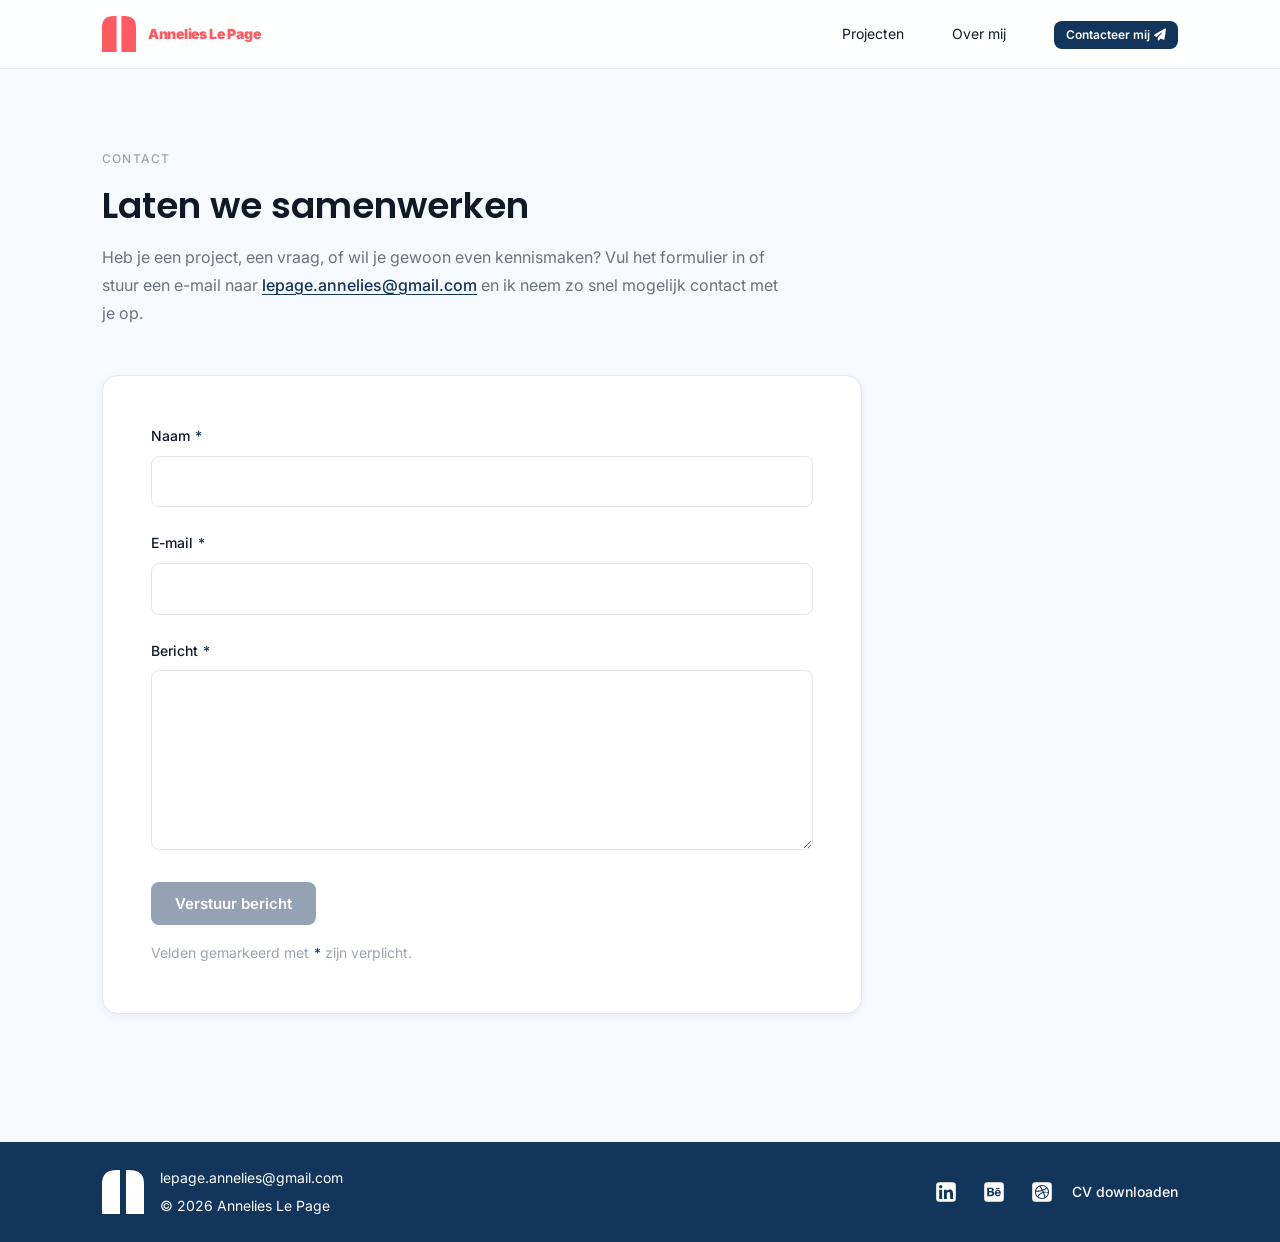
<file: contact.html>
<!DOCTYPE html>
<html lang="nl">
<head>
  <meta charset="UTF-8" />
  <meta name="viewport" content="width=device-width, initial-scale=1.0" />
  <title>Contact — Annelies Le Page</title>
  <link rel="preconnect" href="https://fonts.googleapis.com" />
  <link rel="preconnect" href="https://fonts.gstatic.com" crossorigin />
  <link href="https://fonts.googleapis.com/css2?family=Instrument+Serif:ital@0;1&family=DM+Sans:wght@300;400;500&display=swap" rel="stylesheet" />
  <link rel="icon" type="image/svg+xml" href="Assets/Logo-Annelies.svg" />
  <link rel="stylesheet" href="styles.css?v=2026-04-06-2" />
    <link rel="stylesheet" href="https://cdnjs.cloudflare.com/ajax/libs/font-awesome/6.5.1/css/all.min.css" />
</head>
<body>
  <site-nav page="contact" root="./"></site-nav>

  <main class="contact-page">
    <div class="container">
      <div class="contact-page__intro">
        <p class="contact-page__eyebrow">Contact</p>
        <h1>Laten we samenwerken</h1>
        <p class="contact-page__lead">
          Heb je een project, een vraag, of wil je gewoon even kennismaken?
          Vul het formulier in of stuur een e-mail naar
          <a class="contact-page__email-link" href="mailto:lepage.annelies@gmail.com">
            <span>lepage.annelies@gmail.com</span>
          </a>
          en ik neem zo snel mogelijk contact met je op.
        </p>
      </div>

      <form class="contact-form" action="https://formsubmit.co/ajax/lepage.annelies@gmail.com" method="POST">
        <input type="hidden" name="_subject" value="Nieuw bericht via portfolio" />
        <input type="hidden" name="_captcha" value="false" />
        <input type="hidden" name="_template" value="table" />

        <div class="contact-form__group">
          <label for="name">Naam <span class="required-mark" aria-hidden="true">*</span></label>
          <input id="name" name="name" type="text" required />
        </div>

        <div class="contact-form__group">
          <label for="email">E-mail <span class="required-mark" aria-hidden="true">*</span></label>
          <input id="email" name="email" type="email" required autocomplete="email" />
          <span class="contact-form__field-error" id="email-error" role="alert" aria-live="polite"></span>
        </div>

        <div class="contact-form__group">
          <label for="message">Bericht <span class="required-mark" aria-hidden="true">*</span></label>
          <textarea id="message" name="message" required></textarea>
        </div>

        <span class="btn-tooltip-wrapper">
          <button class="btn btn--primary" type="submit" id="submit-btn" disabled>Verstuur bericht</button>
          <span class="btn-tooltip" role="tooltip">Vul alle verplichte velden in om te versturen.</span>
        </span>
        <p class="contact-form__hint">Velden gemarkeerd met <span class="required-mark" aria-hidden="true">*</span> zijn verplicht.</p>
      </form>
    </div>
  </main>

  <site-footer root="./"></site-footer>

  <script src="js/components.js?v=2026-04-06-2"></script>
  <script>
    (function () {
      const form = document.querySelector('.contact-form');
      if (!form) return;

      const submitBtn = document.getElementById('submit-btn');
      const requiredFields = form.querySelectorAll('[required]');

      const emailField = document.getElementById('email');
      const emailPattern = /^[^\s@]+@[^\s@]+\.[^\s@]+$/;

      function updateButton() {
        const allFilled = Array.from(requiredFields).every(function (f) {
          return f.value.trim() !== '';
        });
        const emailValid = emailPattern.test(emailField.value.trim());
        submitBtn.disabled = !(allFilled && emailValid);
      }

      const emailError = document.getElementById('email-error');

      function showEmailError(msg) {
        emailError.textContent = msg;
        emailField.setAttribute('aria-describedby', 'email-error');
        emailField.classList.add('is-invalid');
      }

      function clearEmailError() {
        emailError.textContent = '';
        emailField.removeAttribute('aria-describedby');
        emailField.classList.remove('is-invalid');
      }

      emailField.addEventListener('blur', function () {
        if (emailField.value.trim() && !emailPattern.test(emailField.value.trim())) {
          showEmailError('Voer een geldig e-mailadres in.');
        } else {
          clearEmailError();
        }
      });

      emailField.addEventListener('input', function () {
        clearEmailError();
      });

      requiredFields.forEach(function (f) {
        f.addEventListener('input', updateButton);
      });

      form.addEventListener('submit', function (e) {
        e.preventDefault();

        const data = {
          name: form.elements['name'].value.trim(),
          email: form.elements['email'].value.trim(),
          message: form.elements['message'].value.trim(),
        };

        const action = form.action;

        // Show success immediately for instant feedback
        form.innerHTML = '<p class="contact-form__success">Bedankt voor je bericht! Ik neem zo snel mogelijk contact op.</p>' +
          '<a href="index.html" class="btn btn--ghost contact-form__back-btn">&#8592; Terug naar de homepage</a>';

        // Send via FormData (more reliable with FormSubmit's AJAX endpoint)
        const formData = new FormData();
        formData.append('name', data.name);
        formData.append('email', data.email);
        formData.append('message', data.message);
        formData.append('_subject', 'Nieuw bericht via portfolio');
        formData.append('_captcha', 'false');
        formData.append('_template', 'table');

        fetch(action, {
          method: 'POST',
          headers: { 'Accept': 'application/json' },
          body: formData,
        })
          .then(function (res) {
            if (!res.ok) {
              console.error('[Contact form] FormSubmit returned', res.status, res.statusText);
            }
          })
          .catch(function (err) {
            console.error('[Contact form] Fetch failed:', err);
          });
      });
    })();
  </script>
</body>
</html>
</file>
<file: styles.css>
@import url('https://fonts.googleapis.com/css2?family=Poppins:ital,wght@0,300;0,400;0,500;0,600;0,700;1,400&family=Inter:wght@300;400;500;600&display=swap');

/* ─────────────────────────────────────────
   DESIGN SYSTEM — CSS VARIABLES
───────────────────────────────────────── */
:root {
  --color-bg:               #F6F9FD;
  --color-surface:          #FFFFFF;
  --color-border:           #E5E7EB;
  --color-text-primary:     #111827;
  --color-text-on-accent:   #FFFFFF;
  --color-text-secondary:   #6B7280;
  --color-text-muted:       #9CA3AF;
  --color-primary:          #12355B;
  --color-secondary:        #2A9D8F;
  --color-highlight:        #FF5A5F;
  --color-highlight-hover:  color-mix(in srgb, var(--color-highlight) 88%, black);
  --color-accent:           #12355B;
  --color-accent-hover:     #0E2947;
  --color-accent-subtle:    #EEF6FF;
  --color-success:          #1F7A4C;
  --color-error:            #B42318;

  --font-display:           "Poppins", "Inter", system-ui, sans-serif;
  --font-body:              "Inter", system-ui, sans-serif;

  --text-xs:                0.75rem;
  --text-sm:                0.875rem;
  --text-base:              1rem;
  --text-lg:                1.125rem;
  --text-xl:                1.375rem;
  --text-2xl:               1.75rem;
  --text-3xl:               2.25rem;
  --text-4xl:               3.25rem;

  --space-1:                0.25rem;
  --space-2:                0.5rem;
  --space-3:                0.75rem;
  --space-4:                1rem;
  --space-5:                1.5rem;
  --space-6:                2rem;
  --space-8:                3rem;
  --space-10:               4rem;
  --space-12:               5rem;
  --space-16:               8rem;

  --radius-sm:              4px;
  --radius-md:              8px;
  --radius-lg:              12px;
  --radius-xl:              16px;
  --radius-full:            9999px;

  --shadow-xs:              0 1px 2px rgba(26,25,23,0.05);
  --shadow-sm:              0 2px 8px rgba(26,25,23,0.06);
  --shadow-md:              0 4px 16px rgba(26,25,23,0.08);
  --shadow-lg:              0 8px 32px rgba(26,25,23,0.10);

  --transition-fast:        120ms ease;
  --transition-base:        200ms ease;
  --transition-slow:        350ms ease;

  --max-width-content:      720px;
  --max-width-wide:         1140px;
}

/* ─────────────────────────────────────────
   RESET & BASE
───────────────────────────────────────── */
*, *::before, *::after { box-sizing: border-box; margin: 0; padding: 0; }
html { scroll-behavior: smooth; }

body {
  min-height: 100vh;
  display: flex;
  flex-direction: column;
  font-family: var(--font-body);
  font-size: var(--text-base);
  line-height: 1.7;
  color: var(--color-text-primary);
  background-color: var(--color-bg);
  -webkit-font-smoothing: antialiased;
}

site-footer {
  display: block;
  margin-top: auto;
}

body.modal-open {
  overflow: hidden;
}

img { display: block; max-width: 100%; }
a { color: inherit; text-decoration: none; }

/* ─────────────────────────────────────────
   PAGE SYSTEM (single-file navigation)
───────────────────────────────────────── */
.page { display: none; animation: fadeIn var(--transition-slow) forwards; }
.page.active { display: block; }

@keyframes fadeIn {
  from { opacity: 0; transform: translateY(10px); }
  to   { opacity: 1; transform: translateY(0); }
}

/* ─────────────────────────────────────────
   NAVIGATION
───────────────────────────────────────── */
#main-nav {
  position: sticky;
  top: 0;
  z-index: 100;
  background: color-mix(in srgb, var(--color-surface) 90%, transparent);
  backdrop-filter: blur(10px);
  -webkit-backdrop-filter: blur(10px);
  border-bottom: 1px solid var(--color-border);
  transition: background var(--transition-base), border-color var(--transition-base),
    box-shadow var(--transition-base), backdrop-filter var(--transition-base);
  -webkit-transition: background var(--transition-base), border-color var(--transition-base),
    box-shadow var(--transition-base), -webkit-backdrop-filter var(--transition-base);
  isolation: isolate;
}

#main-nav::after {
  content: "";
  position: absolute;
  left: 0;
  right: 0;
  bottom: -14px;
  height: 14px;
  opacity: 0;
  pointer-events: none;
  transform: translateY(-6px);
  backdrop-filter: blur(8px);
  -webkit-backdrop-filter: blur(8px);
  mask-image: linear-gradient(to bottom, rgba(0, 0, 0, 0.5), transparent);
  -webkit-mask-image: linear-gradient(to bottom, rgba(0, 0, 0, 0.5), transparent);
  transition: opacity var(--transition-base), transform var(--transition-base);
}

#main-nav.nav-scrolled {
  background: color-mix(in srgb, var(--color-surface) 78%, transparent);
  border-bottom-color: color-mix(in srgb, var(--color-border) 65%, transparent);
  box-shadow: 0 6px 20px rgba(0, 0, 0, 0.08);
  backdrop-filter: blur(16px) saturate(1.15);
  -webkit-backdrop-filter: blur(16px) saturate(1.15);
}

#main-nav.nav-scrolled::after {
  opacity: 1;
  transform: translateY(0);
}

.nav-inner {
  max-width: var(--max-width-wide);
  margin: 0 auto;
  padding: var(--space-4) var(--space-6);
  display: flex;
  align-items: center;
  justify-content: space-between;
}

.nav-logo {
  display: inline-flex;
  align-items: center;
  gap: 12px;
  cursor: pointer;
  transition: opacity var(--transition-fast);
}
.nav-logo:hover { opacity: 0.65; }

.nav-logo img {
  display: block;
  height: 36px;
  width: auto;
}

.nav-logoname {
  font-size: var(--text-sm);
  font-weight: 900;
  color: var(--color-highlight);
  letter-spacing: -0.3px;
}

.nav-links {
  display: flex;
  gap: var(--space-8);
  list-style: none;
}

.nav-links a {
  font-size: var(--text-sm);
  color: var(--color-text-secondary);
  cursor: pointer;
  transition: color var(--transition-fast);
  font-weight: 400;
}
  

.nav-links a {
  position: relative;
  color: var(--color-text-primary);
  text-decoration: none;
}

.nav-links a.active {
  font-weight: 600;
}

.nav-links a.active::after {
  content: "";
  position: absolute;
  left: 0;
  bottom: -4px;
  width: 100%;
  height: 2px;
  background-color: var(--color-highlight);
}

.nav-cta::after {
  display: none;
}

.nav-links a.nav-cta,
.nav-links a.nav-cta:hover {
  color: var(--color-text-on-accent);
  font-family: var(--font-body);
  font-size: var(--text-xs);
  font-weight: 600;
  line-height: 1;
}

.nav-cta__arrow {
  display: inline-block;
  transition: transform var(--transition-fast);
}

.nav-cta:hover .nav-cta__arrow {
  transform: translateX(2px);
}

/* Mobile nav */
.nav-toggle {
  display: none;
  background: none;
  border: none;
  cursor: pointer;
  padding: var(--space-2);
  flex-direction: column;
  gap: 5px;
}
.nav-toggle span {
  display: block;
  width: 22px;
  height: 1.5px;
  background: var(--color-text-primary);
  transition: var(--transition-base);
}

/* ─────────────────────────────────────────
   LAYOUT UTILITIES
───────────────────────────────────────── */
.container {
  max-width: var(--max-width-wide);
  margin: 0 auto;
  padding: 0 var(--space-6);
}

.container--narrow {
  max-width: var(--max-width-content);
  margin: 0 auto;
  padding: 0 var(--space-6);
}

.section {
  padding: var(--space-16) 0;
}

.section--tight {
  padding: var(--space-10) 0;
}

/* ─────────────────────────────────────────
   LABEL / TAG
───────────────────────────────────────── */
.label {
  display: inline-block;
  font-size: var(--text-xs);
  font-weight: 500;
  letter-spacing: 0.08em;
  text-transform: uppercase;
  color: var(--color-text-muted);
}

.tag {
  display: inline-block;
  font-size: var(--text-xs);
  font-weight: 500;
  letter-spacing: 0.06em;
  text-transform: uppercase;
  color: var(--color-highlight);
  background: #FFF1ED;
  border: 1px solid #FFCFC4;
  padding: var(--space-1) var(--space-3);
  border-radius: var(--radius-sm);
}

/* ─────────────────────────────────────────
   BUTTONS
───────────────────────────────────────── */
.btn {
  display: inline-flex;
  align-items: center;
  gap: var(--space-2);
  font-family: var(--font-body);
  font-size: 0.9375rem;
  font-weight: 600;
  padding: var(--space-3) var(--space-5);
  border-radius: var(--radius-md);
  cursor: pointer;
  border: none;
  transition: all var(--transition-base);
  text-decoration: none;
}

.btn--sm {
  font-size: var(--text-xs);
  padding: 0.5rem 0.75rem;
  gap: var(--space-1);
  line-height: 1;
}

.btn--primary {
  background: var(--color-accent);
  color: var(--color-text-on-accent);
}
.btn--primary:hover {
  background: var(--color-accent-hover);
  box-shadow: var(--shadow-sm);
  transform: translateY(-1px);
}

.btn--primary i {
  transition: transform var(--transition-base);
}

.btn--primary:hover i {
  transform: translateY(2px);
}

.btn--primary:disabled {
  opacity: 0.45;
  cursor: not-allowed;
  transform: none;
  box-shadow: none;
}

.btn--secondary {
  background: transparent;
  color: var(--color-accent);
  border: 1.5px solid var(--color-accent);
}
.btn--secondary:hover {
  background: var(--color-accent-subtle);
  border-color: var(--color-accent);
  color: var(--color-accent);
}

.btn--ghost {
  background: transparent;
  color: var(--color-accent);
  padding: var(--space-1) 0;
  font-size: var(--text-sm);
}
.btn--ghost:hover { text-decoration: underline; }

/* ─────────────────────────────────────────
   SCROLL-TO-TOP BUTTON
───────────────────────────────────────── */
.scroll-to-top {
  position: fixed;
  bottom: var(--space-6);
  right: var(--space-6);
  width: 48px;
  height: 48px;
  border-radius: var(--radius-full);
  background: var(--color-highlight);
  color: var(--color-text-on-accent);
  border: none;
  cursor: pointer;
  display: flex;
  align-items: center;
  justify-content: center;
  font-size: 1.25rem;
  line-height: 1;
  transition: all var(--transition-base);
  box-shadow: var(--shadow-sm);
  z-index: 1000;
}

.scroll-to-top::after {
  content: attr(data-tooltip);
  position: absolute;
  bottom: 100%;
  right: 0;
  margin-bottom: var(--space-2);
  padding: var(--space-2) var(--space-3);
  background: var(--color-text-primary);
  color: var(--color-text-on-accent);
  font-size: var(--text-xs);
  font-weight: 500;
  border-radius: var(--radius-sm);
  white-space: nowrap;
  opacity: 0;
  pointer-events: none;
  transition: opacity var(--transition-base);
}

.scroll-to-top:hover::after {
  opacity: 1;
}

.scroll-to-top:hover {
  background: var(--color-highlight-hover);
  transform: translateY(-2px);
  box-shadow: var(--shadow-md);
}

.scroll-to-top:active {
  transform: translateY(0);
}

@media (max-width: 640px) {
  .scroll-to-top {
    bottom: var(--space-4);
    right: var(--space-4);
    width: 44px;
    height: 44px;
    font-size: 1.125rem;
  }
}

/* ─────────────────────────────────────────
   ── PAGE: HOME ──
───────────────────────────────────────── */

/* Hero */
.hero {
  padding: var(--space-16) 0 var(--space-12);
}

.hero__eyebrow {
  font-size: var(--text-xs);
  font-weight: 500;
  letter-spacing: 0.1em;
  text-transform: uppercase;
  color: var(--color-text-muted);
  margin-bottom: var(--space-3);
  display: flex;
  align-items: center;
  gap: var(--space-3);
}

.hero__eyebrow::before {
  content: '';
  display: inline-block;
  width: 24px;
  height: 1px;
  background: var(--color-text-muted);
}

.hero__headline {
  font-family: var(--font-display);
  font-size: clamp(1.75rem, 3.5vw, 3.25rem);
  font-weight: 600;
  line-height: 1.2;
  color: var(--color-text-primary);
  max-width: 1100px;
  margin-bottom: var(--space-4);
  letter-spacing: -0.02em;
}

.hero__secondary {
  color: var(--color-text-secondary);
}

.hero__underline {
  display: inline-block;
  border-bottom: 5px solid var(--color-highlight);
  border-radius: 2px;
  padding-bottom: 2px;
}

.hero__sub {
  font-size: var(--text-lg);
  color: var(--color-text-secondary);
  /* max-width: 900px; */ 
  line-height: 1.6;
  margin-bottom: var(--space-8);
}

.hero__actions {
  display: flex;
  gap: var(--space-4);
  flex-wrap: wrap;
}

.hero__scroll-hint {
  margin-top: var(--space-12);
  display: flex;
  align-items: center;
  gap: var(--space-3);
  font-size: var(--text-xs);
  letter-spacing: 0.08em;
  text-transform: uppercase;
  color: var(--color-text-muted);
}

.hero__scroll-hint::after {
  content: '';
  display: block;
  width: 40px;
  height: 1px;
  background: var(--color-border);
}

/* Work section */
.work-header {
  display: flex;
  align-items: baseline;
  justify-content: space-between;
  margin-bottom: var(--space-8);
  padding-bottom: var(--space-5);
  border-bottom: 1px solid var(--color-border);
}

.work-header h2 {
  font-family: var(--font-body);
  font-size: var(--text-2xl);
  font-weight: 500;
}

/* Project grid */
.project-grid {
  display: grid;
  grid-template-columns: repeat(2, 1fr);
  gap: var(--space-6);
}

.project-card {
  background: var(--color-surface);
  border: 1px solid var(--color-border);
  border-radius: var(--radius-lg);
  overflow: hidden;
  box-shadow: var(--shadow-sm);
  cursor: pointer;
  transition: box-shadow var(--transition-base), transform var(--transition-base);
}

.project-card:hover {
  box-shadow: var(--shadow-md);
  border: 0.5px solid var(--color-highlight);
  transform: translateY(-3px);
}

.project-card__thumb-wrap {
  position: relative;
  width: 100%;
  aspect-ratio: 16/9;
  overflow: hidden;
}

.project-card__thumb {
  width: 100%;
  height: 100%;
  object-fit: cover;
  display: block;
}

/* Placeholder image using SVG */
.project-card__thumb-placeholder {
  position: absolute;
  inset: 0;
  display: flex;
  align-items: center;
  justify-content: center;
  font-size: var(--text-xs);
  letter-spacing: 0.08em;
  text-transform: uppercase;
  color: var(--color-text-muted);
  font-weight: 500;
}

.project-card__thumb-placeholder[hidden] {
  display: none;
}

.project-card__body {
  padding: var(--space-6);
}

.project-card__tags {
  display: flex;
  gap: var(--space-2);
  flex-wrap: wrap;
  margin-bottom: var(--space-3);
}

.project-card__title {
  font-size: var(--text-xl);
  font-weight: 500;
  margin-bottom: var(--space-2);
  line-height: 1.3;
}

.project-card__desc {
  font-size: var(--text-sm);
  color: var(--color-text-secondary);
  line-height: 1.6;
  margin-bottom: var(--space-5);
}

.project-card__meta {
  display: flex;
  align-items: center;
  justify-content: space-between;
  font-size: var(--text-xs);
  color: var(--color-text-muted);
  letter-spacing: 0.04em;
}

.project-card__arrow {
  width: 32px;
  height: 32px;
  border-radius: var(--radius-full);
  border: 1px solid var(--color-highlight);
  display: flex;
  align-items: center;
  justify-content: center;
  color: var(--color-highlight);
  transition: all var(--transition-fast);
  font-size: 14px;
}

.project-card:hover .project-card__arrow {
  background: var(--color-highlight);
  border-color: var(--color-highlight);
  color: #fff;
}

/* Card colors */
.card-color-1 { background-color: #EEF6FF; }
.card-color-2 { background-color: #EAF7F5; }
.card-color-3 { background-color: #FFF1ED; }
.card-color-4 { background-color: var(--color-bg); }

/* ─────────────────────────────────────────
   ── PAGE: CASE STUDY ──
───────────────────────────────────────── */
.case-hero {
  padding: var(--space-12) 0 var(--space-10);
  border-bottom: 1px solid var(--color-border);
  margin-bottom: var(--space-10);
}

.case-hero__back {
  display: inline-flex;
  align-items: center;
  gap: var(--space-2);
  font-size: var(--text-sm);
  color: var(--color-text-secondary);
  cursor: pointer;
  margin-bottom: var(--space-8);
  transition: color var(--transition-fast);
}
.case-hero__back:hover { color: var(--color-highlight); }
.case-hero__back::before { content: '←'; }

.case-hero__tags { margin-bottom: var(--space-5); display: flex; gap: var(--space-2); }

.case-hero__title {
  font-family: var(--font-display);
  font-size: clamp(2rem, 5vw, var(--text-3xl));
  font-weight: 600;
  line-height: 1.15;
  max-width: 680px;
  margin-bottom: var(--space-5);
}

.case-hero__lead {
  font-size: var(--text-lg);
  color: var(--color-text-secondary);
  max-width: 580px;
  line-height: 1.65;
  margin-bottom: var(--space-8);
}

.case-meta {
  display: flex;
  gap: var(--space-8);
  flex-wrap: wrap;
}

.case-meta__item {
  display: flex;
  flex-direction: column;
  gap: var(--space-1);
}

.case-meta__label {
  font-size: var(--text-xs);
  text-transform: uppercase;
  letter-spacing: 0.08em;
  color: var(--color-text-muted);
  font-weight: 500;
}

.case-meta__value {
  font-size: var(--text-sm);
  color: var(--color-text-primary);
  font-weight: 500;
}

.case-cover {
  width: 100%;
  aspect-ratio: 16/7;
  border-radius: var(--radius-xl);
  position: relative;
  overflow: hidden;
  font-size: var(--text-sm);
  color: var(--color-text-muted);
  letter-spacing: 0.06em;
  text-transform: uppercase;
  margin-bottom: var(--space-12);
  background: #EBF0F8;
}

.case-cover__image {
  width: 100%;
  height: 100%;
  object-fit: cover;
  display: block;
}

.case-cover__placeholder {
  position: absolute;
  inset: 0;
  display: flex;
  align-items: center;
  justify-content: center;
}

.case-cover__placeholder[hidden] {
  display: none;
}

/* Case study body */
.case-body {
  display: grid;
  grid-template-columns: 200px 1fr;
  gap: var(--space-8);
  align-items: start;
}

.case-sidebar {
  position: sticky;
  top: 80px;
}

.case-sidebar__nav {
  list-style: none;
  display: flex;
  flex-direction: column;
  gap: var(--space-3);
}

.case-sidebar__nav a {
  font-size: var(--text-sm);
  color: var(--color-text-muted);
  cursor: pointer;
  transition: color var(--transition-fast);
  display: flex;
  align-items: center;
  gap: var(--space-3);
}

.case-sidebar__nav a::before {
  content: '';
  width: 16px;
  height: 1px;
  background: var(--color-border);
  transition: all var(--transition-fast);
}

.case-sidebar__nav a:hover,
.case-sidebar__nav a.active {
  color: var(--color-highlight);
  font-weight: 800;
}

.case-sidebar__nav a:hover::before,
.case-sidebar__nav a.active::before {
  width: 24px;
  background: var(--color-highlight);
}

.case-content section {
  margin-bottom: var(--space-12);
  padding-bottom: var(--space-12);
  border-bottom: 1px solid var(--color-border);
}

.case-content section:last-child {
  border-bottom: none;
}

.case-section__label {
  font-size: var(--text-xs);
  text-transform: uppercase;
  letter-spacing: 0.1em;
  color: var(--color-highlight);
  font-weight: 500;
  margin-bottom: var(--space-4);
}

.case-section__title {
  font-family: var(--font-display);
  font-size: var(--text-2xl);
  font-weight: 400;
  margin-bottom: var(--space-5);
  line-height: 1.2;
}

.case-content p {
  font-size: var(--text-base);
  color: var(--color-text-secondary);
  line-height: 1.75;
  margin-bottom: var(--space-4);
}

.case-content strong { color: var(--color-text-primary); font-weight: 500; }

.case-question {
  font-size: var(--text-lg);
  font-style: italic;
  color: var(--color-text-primary);
  border-left: 2px solid var(--color-highlight);
  padding-left: var(--space-5);
  margin: var(--space-6) 0;
  line-height: 1.5;
}

.case-image-placeholder {
  width: 100%;
  aspect-ratio: 16/9;
  background: #F0EDE8;
  border-radius: var(--radius-lg);
  display: flex;
  align-items: center;
  justify-content: center;
  font-size: var(--text-xs);
  color: var(--color-text-muted);
  text-transform: uppercase;
  letter-spacing: 0.08em;
  margin: var(--space-6) 0;
}

.case-image-frame {
  position: relative;
  width: 100%;
  aspect-ratio: 16/9;
  margin: var(--space-6) 0;
  border-radius: var(--radius-lg);
  overflow: hidden;
  background: #F0EDE8;
}

.case-image-frame__image {
  width: 100%;
  height: 100%;
  object-fit: cover;
  display: block;
}

.case-image-frame .case-image-placeholder {
  position: absolute;
  inset: 0;
  margin: 0;
}

.case-image-placeholder[hidden] {
  display: none;
}

.case-content p.case-image-caption {
  font-size: var(--text-xs);
  color: var(--color-text-muted);
  text-align: center;
  font-style: italic;
  margin-top: calc(var(--space-3) * -1);
  margin-bottom: var(--space-6);
}

/* Approach list */
.approach-list {
  list-style: none;
  display: flex;
  flex-direction: column;
  gap: var(--space-4);
  margin: var(--space-5) 0;
}

.approach-list li {
  display: grid;
   grid-template-columns: minmax(0, 100px) 1fr;
  gap: var(--space-4);
  align-items: baseline;
}

.approach-list__method {
  font-size: var(--text-xs);
  text-transform: uppercase;
  letter-spacing: 0.06em;
  color: var(--color-highlight);
  font-weight: 800;
  padding-top: 2px;
   min-width: 0;
   overflow-wrap: anywhere;
}

.approach-list__insight {
  font-size: var(--text-sm);
  color: var(--color-text-secondary);
  line-height: 1.6;
}

/* Results table */
.results-table {
  width: 100%;
  border-collapse: collapse;
  margin: var(--space-5) 0;
}

.results-table th {
  text-align: left;
  font-size: var(--text-xs);
  text-transform: uppercase;
  letter-spacing: 0.08em;
  color: var(--color-text-muted);
  font-weight: 500;
  padding: var(--space-3) var(--space-4);
  border-bottom: 1px solid var(--color-border);
}

.results-table td {
  padding: var(--space-4);
  font-size: var(--text-sm);
  border-bottom: 1px solid var(--color-border);
  color: var(--color-text-secondary);
}

.results-table td:first-child { color: var(--color-text-primary); font-weight: 500; }

.results-table td.positive {
  color: var(--color-text-primary);
  font-weight: 300;
}

/* Case nav footer */
.case-nav-footer {
  display: flex;
  justify-content: space-between;
  align-items: center;
  padding: var(--space-8) 0;
  border-top: 1px solid var(--color-border);
  margin-top: var(--space-8);
}

.case-nav-footer a {
  font-size: var(--text-sm);
  color: var(--color-text-secondary);
  cursor: pointer;
  transition: color var(--transition-fast);
  display: flex;
  align-items: center;
  gap: var(--space-2);
}
.case-nav-footer a:hover { color: var(--color-accent); }

/* ─────────────────────────────────────────
   ── PAGE: ABOUT ──
───────────────────────────────────────── */
.about-grid {
  display: grid;
  grid-template-columns: 1fr 1fr;
  gap: var(--space-16);
  align-items: start;
}

.about-photo-wrap {
  position: relative;
}

.about-photo {
  width: 100%;
  aspect-ratio: 4/5;
  background: #EBF0F8;
  border-radius: var(--radius-xl);
  overflow: hidden;
  display: flex;
  align-items: center;
  justify-content: center;
  font-size: var(--text-xs);
  color: var(--color-text-muted);
  text-transform: uppercase;
  letter-spacing: 0.08em;
}

.about-photo__image {
  width: 100%;
  height: 100%;
  object-fit: cover;
  display: block;
}

.about-photo__placeholder[hidden] {
  display: none;
}

.about-photo-badge {
  position: absolute;
  bottom: var(--space-5);
  right: calc(var(--space-5) * -1);
  background: var(--color-surface);
  border: 1px solid var(--color-border);
  border-radius: var(--radius-lg);
  padding: var(--space-4) var(--space-5);
  box-shadow: var(--shadow-md);
  font-size: var(--text-sm);
  font-weight: 500;
}

.about-photo-badge small {
  display: block;
  font-size: var(--text-xs);
  color: var(--color-text-muted);
  font-weight: 400;
  margin-top: 2px;
}

.about-content__eyebrow {
  font-size: var(--text-xs);
  text-transform: uppercase;
  letter-spacing: 0.1em;
  color: var(--color-highlight);
  font-weight: 500;
  margin-bottom: var(--space-5);
  display: flex;
  align-items: center;
  gap: var(--space-3);
}

.about-content__eyebrow::before {
  content: '';
  width: 24px;
  height: 1px;
  background: var(--color-highlight);
}

.about-content h1 {
  font-family: var(--font-display);
  font-size: clamp(2rem, 4vw, var(--text-3xl));
  font-weight: 600;
  line-height: 1.15;
  margin-bottom: var(--space-6);
  letter-spacing: -0.01em;
}

.about-content p {
  font-size: var(--text-base);
  color: var(--color-text-secondary);
  line-height: 1.75;
  margin-bottom: var(--space-5);
}

.about-content p strong {
  color: var(--color-text-primary);
  font-weight: 500;
}

.about-divider {
  width: 32px;
  height: 1px;
  background: var(--color-border);
  margin: var(--space-8) 0;
}

.skills-grid {
  display: grid;
  grid-template-columns: 1fr 1fr;
  gap: var(--space-5);
  margin-bottom: var(--space-8);
}

.skills-group__label {
  font-size: var(--text-xs);
  text-transform: uppercase;
  letter-spacing: 0.08em;
  color: var(--color-text-muted);
  font-weight: 500;
  margin-bottom: var(--space-3);
}

.skills-group__list {
  list-style: none;
  display: flex;
  flex-direction: column;
  gap: var(--space-2);
}

.skills-group__list li {
  font-size: var(--text-sm);
  color: var(--color-text-secondary);
  display: flex;
  align-items: center;
  gap: var(--space-2);
}

.skills-group__list li::before {
  content: '';
  width: 4px;
  height: 4px;
  border-radius: 50%;
  background: var(--color-accent);
  flex-shrink: 0;
}

.about-cta {
  display: flex;
  gap: var(--space-4);
  flex-wrap: wrap;
  padding-top: var(--space-2);
}

/* Contact page */
.contact-page {
  padding: var(--space-12) 0 var(--space-16);
}

.contact-page__intro {
  max-width: 680px;
  margin-bottom: var(--space-8);
}

.contact-page__eyebrow {
  font-size: var(--text-xs);
  text-transform: uppercase;
  letter-spacing: 0.1em;
  color: var(--color-text-muted);
  font-weight: 500;
  margin-bottom: var(--space-4);
}

.contact-page h1 {
  font-family: var(--font-display);
  font-size: clamp(2rem, 5vw, var(--text-3xl));
  font-weight: 600;
  line-height: 1.15;
  margin-bottom: var(--space-4);
}

.contact-page__lead {
  font-size: var(--text-base);
  color: var(--color-text-secondary);
  line-height: 1.75;
}

.contact-page__email-link {
  display: inline-flex;
  align-items: center;
  gap: var(--space-2);
  color: var(--color-accent);
  text-decoration: underline;
  text-underline-offset: 3px;
  font-weight: 500;
}

.contact-page__email-link:hover {
  color: var(--color-accent-hover);
}

.contact-page__email-link i {
  font-size: 0.875em;
}

.contact-form {
  background: var(--color-surface);
  border: 1px solid var(--color-border);
  border-radius: var(--radius-xl);
  box-shadow: var(--shadow-sm);
  padding: var(--space-8);
  max-width: 760px;
}

.contact-form__group {
  display: flex;
  flex-direction: column;
  gap: var(--space-2);
  margin-bottom: var(--space-5);
}

.contact-form__group:last-of-type {
  margin-bottom: var(--space-6);
}

.contact-form label {
  font-size: var(--text-sm);
  font-weight: 500;
  color: var(--color-text-primary);
}

.contact-form input,
.contact-form textarea {
  width: 100%;
  border: 1px solid var(--color-border);
  border-radius: var(--radius-md);
  background: #fff;
  color: var(--color-text-primary);
  font-family: var(--font-body);
  font-size: var(--text-base);
  line-height: 1.6;
  padding: var(--space-3) var(--space-4);
  transition: border-color var(--transition-fast), box-shadow var(--transition-fast);
}

.contact-form textarea {
  min-height: 180px;
  resize: vertical;
}

.contact-form input:focus,
.contact-form textarea:focus {
  outline: none;
  border-color: var(--color-accent);
  box-shadow: 0 0 0 3px var(--color-accent-subtle);
}

.contact-form__hint {
  margin-top: var(--space-4);
  font-size: var(--text-sm);
  color: var(--color-text-muted);
}

.required-mark {
  color: var(--color-accent);
  margin-left: 1px;
}

.btn-tooltip-wrapper {
  position: relative;
  display: inline-block;
}

.btn-tooltip {
  position: absolute;
  bottom: calc(100% + 8px);
  left: 50%;
  transform: translateX(-50%);
  background: var(--color-text-primary);
  color: #fff;
  font-size: 0.75rem;
  font-weight: 400;
  white-space: nowrap;
  padding: 5px 10px;
  border-radius: var(--radius-sm);
  pointer-events: none;
  opacity: 0;
  transition: opacity 0.15s ease;
  z-index: 10;
}

.btn-tooltip::after {
  content: '';
  position: absolute;
  top: 100%;
  left: 50%;
  transform: translateX(-50%);
  border: 5px solid transparent;
  border-top-color: var(--color-text-primary);
}

.btn-tooltip-wrapper:has(button:disabled):hover .btn-tooltip {
  opacity: 1;
}

.contact-form__success {
  font-size: var(--text-base);
  color: var(--color-text-primary);
  padding: var(--space-4) 0;
}

.contact-form__back-btn {
  margin-top: var(--space-4);
}

.contact-form__error {
  margin-top: var(--space-3);
  font-size: var(--text-sm);
  color: #c0392b;
}

.contact-form__field-error {
  display: inline-block;
  margin-top: var(--space-1);
  font-size: 0.75rem;
  color: #c0392b;
  line-height: 1.5;
}

.contact-form__field-error:empty {
  display: none;
}

.contact-form input.is-invalid,
.contact-form textarea.is-invalid {
  border-color: #c0392b;
  box-shadow: 0 0 0 3px rgba(192, 57, 43, 0.15);
}

/* Contact strip */
.contact-strip {
  background: var(--color-surface);
  border-top: 1px solid var(--color-border);
  border-bottom: 1px solid var(--color-border);
  padding: var(--space-10) 0;
  margin-top: var(--space-16);
}

.contact-strip__inner {
  max-width: var(--max-width-wide);
  margin: 0 auto;
  padding: 0 var(--space-6);
  display: flex;
  align-items: center;
  justify-content: space-between;
  gap: var(--space-8);
}

.contact-strip h2 {
  font-family: var(--font-display);
  font-size: var(--text-2xl);
  font-weight: 400;
}

.contact-strip p {
  font-size: var(--text-sm);
  color: var(--color-text-secondary);
  margin-top: var(--space-2);
}

.contact-strip__link {
  font-size: var(--text-lg);
  font-weight: 500;
  color: var(--color-accent);
  transition: opacity var(--transition-fast);
  white-space: nowrap;
}
.contact-strip__link:hover { opacity: 0.7; text-decoration: underline; }

/* ─────────────────────────────────────────
   FOOTER
───────────────────────────────────────── */
footer {
  background: var(--color-accent);
  padding: 24px 0;
}

.footer-inner {
  max-width: var(--max-width-wide);
  margin: 0 auto;
  padding: 0 var(--space-6);
  display: flex;
  align-items: center;
  justify-content: space-between;
  font-size: var(--text-base);
  color: var(--color-text-on-accent);
}

.footer-brand {
  display: flex;
  align-items: center;
  gap: 16px;
  height: fit-content;
}

.footer-logo {
  display: block;
  height: auto;
  width: auto;
}

.footer-identity {
  display: flex;
  flex-direction: column;
  gap: 4px;
}

.footer-name {
  font-size: 14px;
}

.footer-email {
  font-size: var(--text-sm);
  color: var(--color-text-on-accent);
  transition: opacity var(--transition-fast);
}

.footer-email:hover {
  opacity: 0.7;
  text-decoration: underline;
}

.footer-links {
  display: flex;
  align-items: center;
  gap: 12px;
  font-size: var(--text-sm);
  font-weight: 500;
  color: var(--color-text-on-accent);
  transition: opacity var(--transition-fast);
  white-space: nowrap;
}

.footer-links a {
  cursor: pointer;
  transition: color var(--transition-fast);
}
.footer-links a:hover { opacity: 0.7; text-decoration: underline;  }

.footer-links .social-icon {
  width: 36px;
  height: 36px;
  display: inline-flex;
  align-items: center;
  justify-content: center;
  border-radius: var(--radius-sm);
  padding: 4px;
  transition:
    background var(--transition-fast),
    transform  var(--transition-fast),
    opacity    var(--transition-fast);
}

.footer-links .social-icon:hover {
  background: rgba(255, 255, 255, 0.15);
  transform: translateY(-2px);
  opacity: 1;
  text-decoration: none;
}

/* Tooltip */
.footer-links [data-tooltip] {
  position: relative;
}

.footer-links [data-tooltip]::after {
  content: attr(data-tooltip);
  position: absolute;
  bottom: calc(100% + 8px);
  left: 50%;
  transform: translateX(-50%);
  background: var(--color-text-primary);
  color: #fff;
  font-size: var(--text-xs);
  font-weight: 500;
  letter-spacing: 0.04em;
  padding: 4px 8px;
  border-radius: var(--radius-sm);
  white-space: nowrap;
  pointer-events: none;
  opacity: 0;
  transition: opacity var(--transition-fast);
}

.footer-links [data-tooltip]:hover::after {
  opacity: 1;
}

.footer-links .social-icon img {
  width: 100%;
  height: 100%;
  display: block;
  filter: brightness(0) invert(1);
}

/* ─────────────────────────────────────────
   PASSWORD PROTECTION
───────────────────────────────────────── */

/* Utility: visually hidden but accessible */
.sr-only {
  position: absolute;
  width: 1px;
  height: 1px;
  padding: 0;
  margin: -1px;
  overflow: hidden;
  clip: rect(0, 0, 0, 0);
  white-space: nowrap;
  border: 0;
}

/* Lock badge on protected cards */
.project-card--protected .project-card__thumb-wrap {
  position: relative;
}

.project-card--protected .project-card__thumb-wrap::after {
  content: '\f023';
  font-family: 'Font Awesome 6 Free';
  font-weight: 900;
  position: absolute;
  top: var(--space-3);
  right: var(--space-3);
  width: 28px;
  height: 28px;
  border-radius: var(--radius-full);
  background: rgba(26, 25, 23, 0.55);
  color: #fff;
  font-size: 11px;
  line-height: 28px;
  text-align: center;
}

/* Modal overlay */
.modal-overlay,
.pw-overlay {
  position: fixed;
  inset: 0;
  background: color-mix(in srgb, var(--color-text-primary) 50%, transparent);
  backdrop-filter: blur(4px);
  display: flex;
  align-items: center;
  justify-content: center;
  z-index: 1000;
  padding: var(--space-4);
}

.modal-overlay[hidden],
.pw-overlay[hidden] {
  display: none;
}

.modal,
.pw-modal {
  background: var(--color-surface);
  border-radius: var(--radius-xl);
  padding: var(--space-8);
  max-width: 400px;
  width: 100%;
  box-shadow: var(--shadow-lg);
  position: relative;
  text-align: center;
}

.modal__close,
.pw-modal__close {
  position: absolute;
  top: var(--space-4);
  right: var(--space-4);
  background: transparent;
  border: none;
  font-size: var(--text-base);
  cursor: pointer;
  color: var(--color-text-muted);
  width: 32px;
  height: 32px;
  border-radius: var(--radius-full);
  display: flex;
  align-items: center;
  justify-content: center;
  transition: background var(--transition-fast);
}

.modal__close:hover,
.pw-modal__close:hover {
  background: var(--color-bg);
}

.pw-modal__icon {
  font-size: 1.75rem;
  color: var(--color-text-secondary);
  margin-bottom: var(--space-4);
}

.modal__title,
.pw-modal__title {
  font-family: var(--font-display);
  font-size: var(--text-2xl);
  font-weight: 500;
  margin-bottom: var(--space-2);
}

.pw-modal__desc {
  font-size: var(--text-sm);
  color: var(--color-text-secondary);
  margin-bottom: var(--space-6);
}

.pw-form {
  display: flex;
  flex-direction: column;
  gap: var(--space-3);
}

.modal__field {
  position: relative;
}

.modal__toggle {
  position: absolute;
  top: 50%;
  right: var(--space-3);
  transform: translateY(-50%);
  display: inline-flex;
  align-items: center;
  justify-content: center;
  width: 2.25rem;
  height: 2.25rem;
  padding: 0;
  border: none;
  border-radius: var(--radius-full);
  background: transparent;
  color: var(--color-text-secondary);
  cursor: pointer;
  transition: background var(--transition-fast), color var(--transition-fast);
}

.modal__toggle:hover {
  background: var(--color-surface);
}

.modal__toggle:focus-visible {
  outline: none;
  color: var(--color-accent);
}

.modal__toggle-icon {
  width: 1.125rem;
  height: 1.125rem;
}

.modal__toggle-icon--hide {
  display: none;
}

.modal__toggle[aria-pressed='true'] .modal__toggle-icon--show {
  display: none;
}

.modal__toggle[aria-pressed='true'] .modal__toggle-icon--hide {
  display: block;
}

.modal__input,
.pw-input {
  width: 100%;
  padding: var(--space-3) var(--space-10) var(--space-3) var(--space-4);
  border: 1.5px solid var(--color-border);
  border-radius: var(--radius-md);
  font-size: var(--text-base);
  font-family: var(--font-body);
  background: var(--color-bg);
  color: var(--color-text-primary);
  transition: border-color var(--transition-fast);
  box-sizing: border-box;
}

.modal__input:focus,
.pw-input:focus {
  outline: none;
  border-color: var(--color-accent);
}

.modal__error,
.pw-error {
  font-size: var(--text-sm);
  color: var(--color-error);
  min-height: 1.2em;
  margin: 0;
}

.modal__error[hidden],
.pw-error[hidden] {
  display: none;
}

.pw-submit {
  width: 100%;
}

.pw-submit--centered {
  display: flex;
  align-items: center;
  justify-content: center;
  text-align: center;
}

/* ─────────────────────────────────────────
   RESPONSIVE
───────────────────────────────────────── */
@media (max-width: 900px) {
  .project-grid { grid-template-columns: 1fr; }
  .about-grid { grid-template-columns: 1fr; gap: var(--space-8); }
  .about-photo-wrap { max-width: 360px; }
  .about-photo-badge { right: 0; }
  .case-body { grid-template-columns: 1fr; }
  .case-sidebar { display: none; }
  .contact-strip__inner { flex-direction: column; text-align: center; }
}

@media (max-width: 640px) {
  .nav-links { display: none; }
  .nav-toggle { display: flex; }
  .nav-links.open {
    display: flex;
    flex-direction: column;
    position: absolute;
    top: 100%;
    left: 0;
    right: 0;
    background: var(--color-bg);
    border-bottom: 1px solid var(--color-border);
    padding: var(--space-5) var(--space-6);
    gap: var(--space-4);
  }
  .nav-links.open .nav-cta {
    width: fit-content;
  }
  .section { padding: var(--space-10) 0; }
  .hero { padding: var(--space-10) 0 var(--space-8); }
  .approach-list li { grid-template-columns: 1fr; gap: var(--space-1); }
  .skills-grid { grid-template-columns: 1fr; }
  .case-nav-footer { flex-direction: column; gap: var(--space-4); }
  .contact-form { padding: var(--space-5); }
  .footer-inner { flex-direction: column; gap: var(--space-3); text-align: center; }
  .footer-brand { justify-content: center; }
  .footer-identity { align-items: center; }
}
</file>
